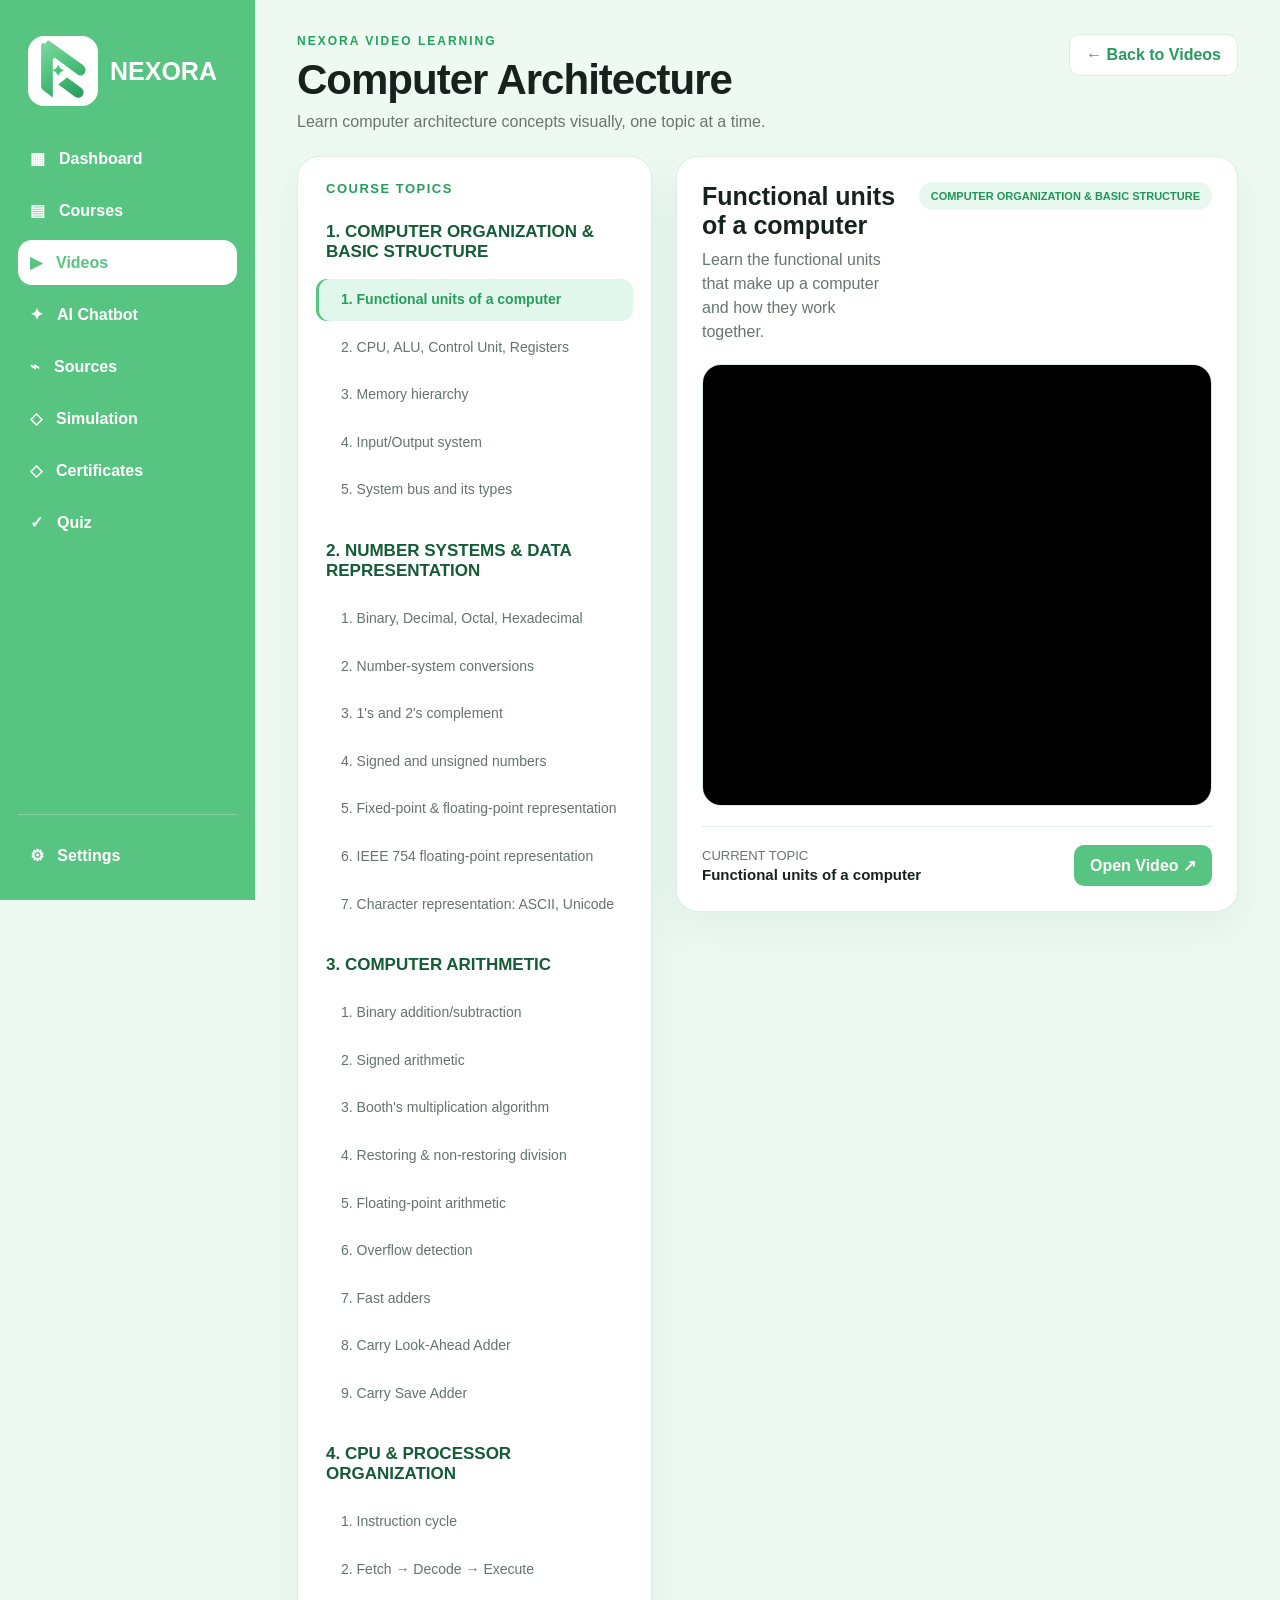
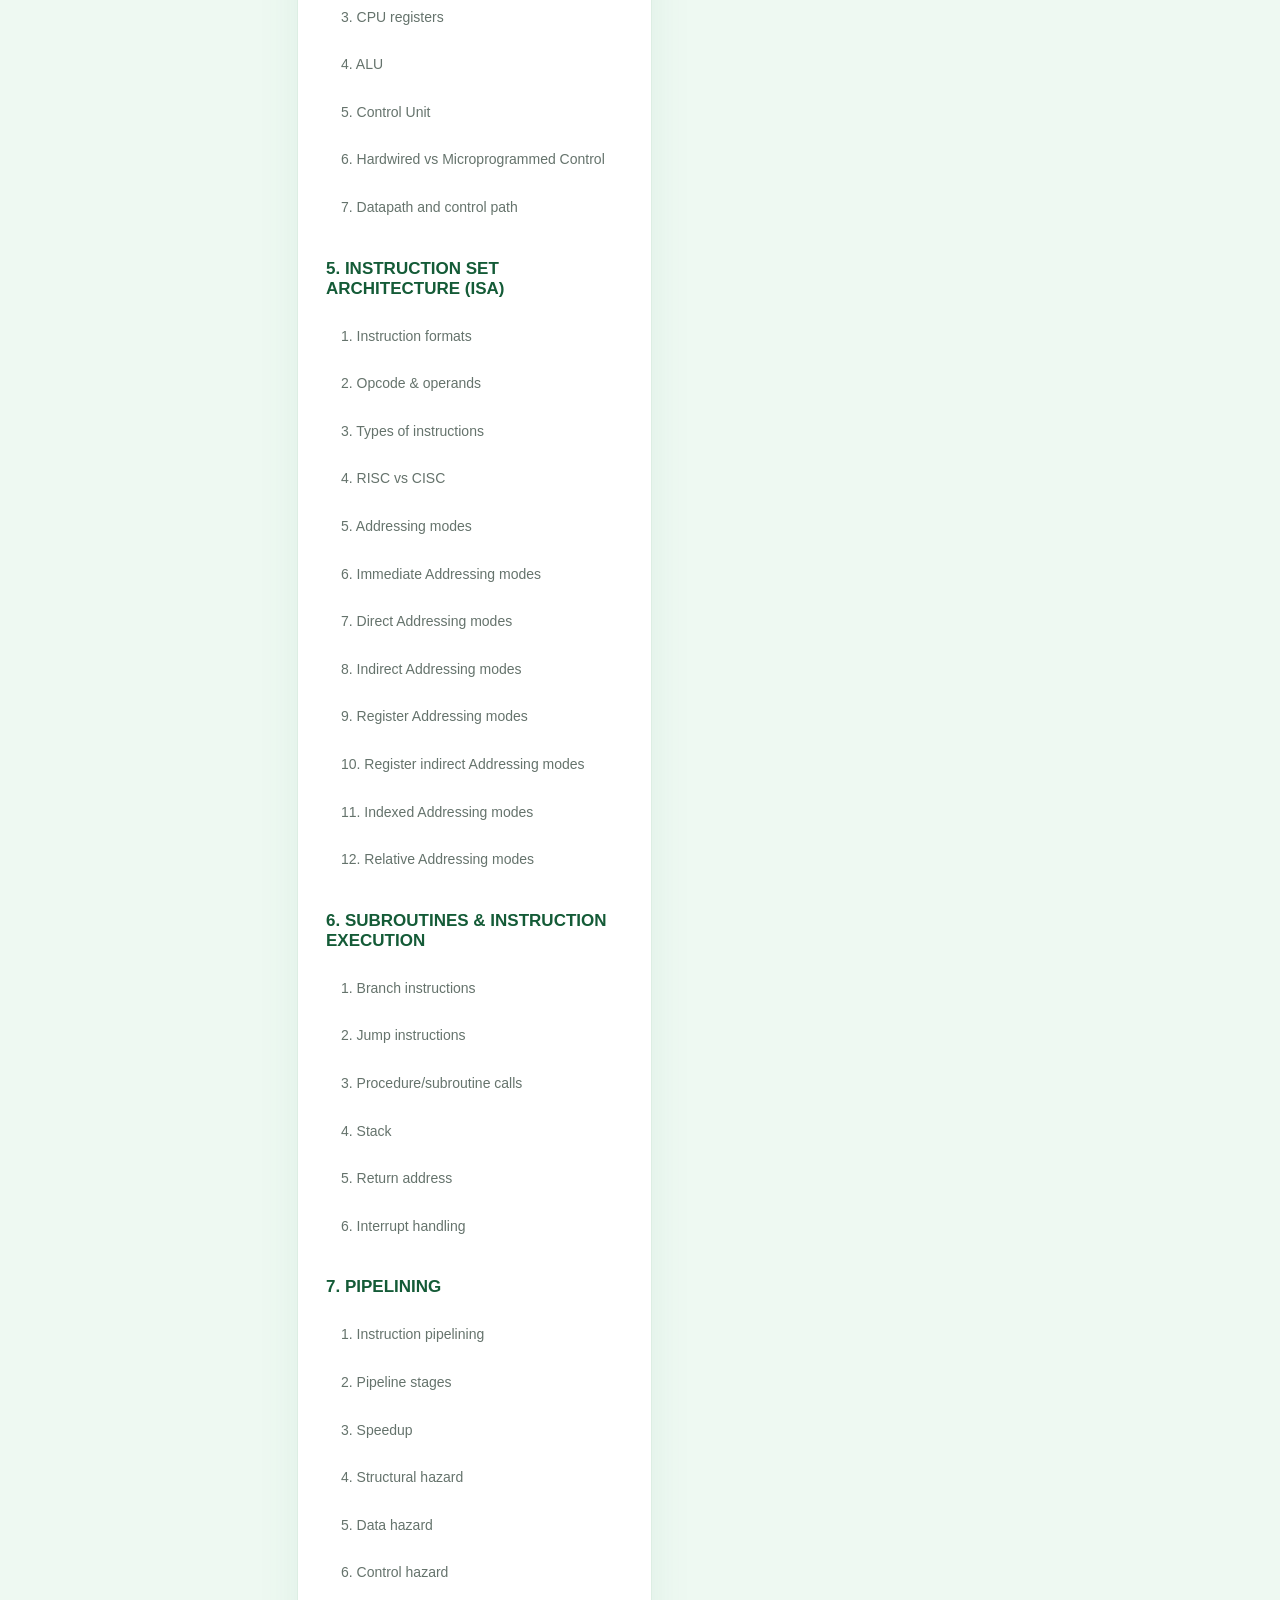
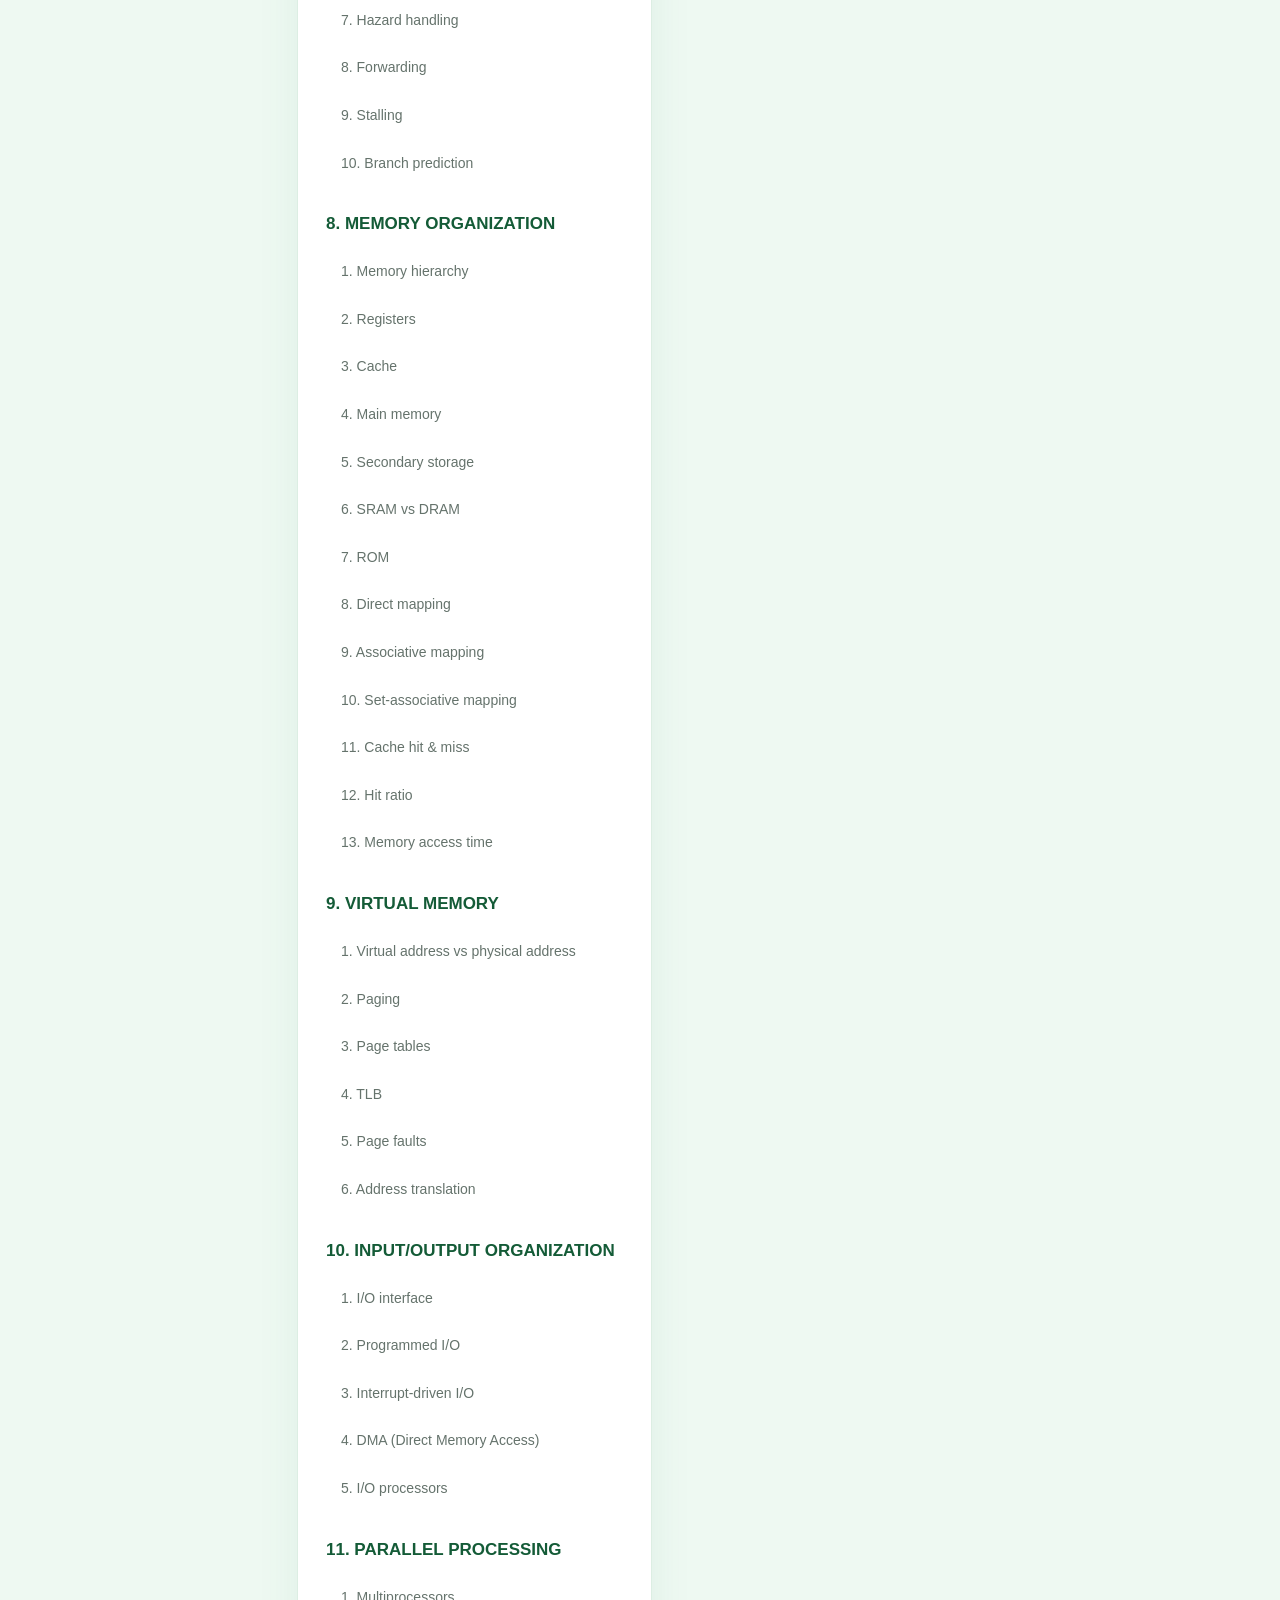
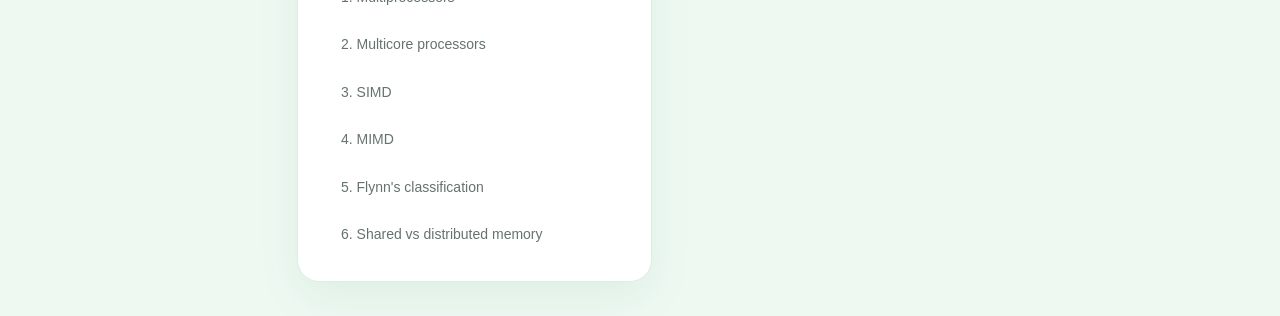
<file: templates/CA video.html>
<!DOCTYPE html>
<html lang="en">
<head>
<meta charset="UTF-8">
<meta name="viewport" content="width=device-width, initial-scale=1.0">
<title>NEXORA | Computer Architecture Videos</title>

<style>
*{box-sizing:border-box}
:root{
    --green:#58c481;
    --green-dark:#269c5d;
    --green-deep:#145b37;
    --green-light:#e2f7eb;
    --page:#eef9f2;
    --white:#fff;
    --text:#17221c;
    --muted:#68766f;
    --border:#dceee3;
}
body{
    margin:0;
    font-family:Arial,Helvetica,sans-serif;
    background:var(--page);
    color:var(--text);
}
.page{min-height:100vh;display:flex}
.sidebar{
    width:255px;
    min-width:255px;
    min-height:100vh;
    background:var(--green);
    color:#fff;
    padding:28px 18px;
    position:sticky;
    top:0;
    height:100vh;
}
.brand{
    display:flex;
    align-items:center;
    gap:12px;
    padding:8px 10px 30px;
}
.brand-mark{
    width:70px;
    height:70px;
    border-radius:16px;
    background:#fff;
    display:grid;
    place-items:center;
    overflow:hidden;
}
.nexora-logo{width:56px;height:64px;display:block}
.brand-name{font-size:25px;font-weight:800}
.sidebar-nav{display:flex;flex-direction:column;gap:7px}
.sidebar-nav a{
    color:#fff;
    text-decoration:none;
    padding:13px 12px;
    border-radius:14px;
    display:flex;
    align-items:center;
    gap:14px;
    font-weight:700;
}
.sidebar-nav a:hover{background:rgba(255,255,255,.15)}
.sidebar-nav a.active{background:#fff;color:var(--green)}
.sidebar-bottom{
    position:absolute;
    left:18px;
    right:18px;
    bottom:22px;
    border-top:1px solid rgba(255,255,255,.25);
    padding-top:18px;
}
.sidebar-bottom a{
    color:#fff;
    text-decoration:none;
    padding:13px 12px;
    border-radius:14px;
    display:flex;
    align-items:center;
    gap:14px;
    font-weight:700;
}
.sidebar-bottom a:hover{
    background:rgba(255,255,255,.15);
}

.main{flex:1;min-width:0;padding:34px 42px}
.heading{
    display:flex;
    justify-content:space-between;
    align-items:flex-start;
    gap:20px;
    margin-bottom:25px;
}
.eyebrow{
    color:#22a35c;
    font-size:12px;
    font-weight:800;
    letter-spacing:2px;
    margin-bottom:8px;
}
h1{margin:0;font-size:42px;letter-spacing:-1px}
.description{margin:9px 0 0;color:var(--muted);font-size:16px}
.back{
    text-decoration:none;
    background:#fff;
    color:var(--green-dark);
    border:1px solid var(--border);
    border-radius:11px;
    padding:11px 16px;
    font-weight:700;
}
.layout{
    display:grid;
    grid-template-columns:355px minmax(0,1fr);
    gap:24px;
    align-items:start;
}
.topics,.content{
    background:#fff;
    border:1px solid var(--border);
    border-radius:22px;
    box-shadow:0 16px 45px rgba(32,111,68,.07);
}
.topics{padding:22px 18px}
.topic-label{
    color:var(--green-dark);
    font-size:13px;
    font-weight:800;
    letter-spacing:1.5px;
    margin:2px 10px 18px;
}
.group{margin-bottom:19px}
.group:last-child{margin-bottom:0}
.group-title{
    color:var(--green-deep);
    font-size:17px;
    font-weight:800;
    padding:8px 10px;
    margin-bottom:6px;
}
.topic{
    width:100%;
    border:0;
    background:transparent;
    color:#65736c;
    text-align:left;
    padding:11px 12px 11px 25px;
    border-radius:11px;
    margin:3px 0;
    cursor:pointer;
    font-size:14px;
    line-height:1.4;
}
.topic:hover{background:#edf9f2;color:var(--green-dark)}
.topic.active{
    background:var(--green-light);
    color:var(--green-dark);
    font-weight:700;
    box-shadow:inset 3px 0 var(--green);
}
.content{padding:25px;min-height:690px}
.content-head{
    display:flex;
    justify-content:space-between;
    align-items:flex-start;
    gap:18px;
    margin-bottom:20px;
}
.content-head h2{margin:0;font-size:25px}
.content-head p{margin:8px 0 0;color:var(--muted);line-height:1.5}
.badge{
    background:#e8f8ee;
    color:#20955a;
    border-radius:999px;
    padding:8px 12px;
    font-size:11px;
    font-weight:800;
    white-space:nowrap;
}
.video-box{
    min-height:440px;
    border-radius:19px;
    border:1px solid var(--border);
    background:
        radial-gradient(circle at 25% 20%,rgba(72,190,123,.13),transparent 30%),
        radial-gradient(circle at 80% 75%,rgba(72,190,123,.10),transparent 34%),
        #f5fcf8;
    display:flex;
    align-items:center;
    justify-content:center;
    overflow:hidden;
}
.placeholder{text-align:center;padding:30px}
.play{
    width:78px;height:78px;border-radius:50%;
    background:var(--green);color:#fff;
    display:grid;place-items:center;
    margin:0 auto 20px;
    font-size:28px;
    box-shadow:0 12px 30px rgba(53,174,109,.25);
}
.placeholder h3{margin:0 0 9px;font-size:22px}
.placeholder p{margin:0 auto;max-width:500px;color:var(--muted);line-height:1.6}
.frame{display:none;width:100%;height:440px;border:0;background:#000}
.actions{
    display:flex;align-items:center;justify-content:space-between;
    gap:15px;margin-top:20px;padding-top:18px;border-top:1px solid #e3eee7
}
.current{color:var(--muted);font-size:13px}
.current strong{display:block;color:var(--text);font-size:15px;margin-top:3px}
.open{
    display:none;text-decoration:none;background:var(--green);
    color:#fff;padding:11px 16px;border-radius:10px;font-weight:700
}
@media(max-width:1050px){
    .sidebar{width:220px;min-width:220px}
    .main{padding:28px}
    .layout{grid-template-columns:310px minmax(0,1fr)}
}
@media(max-width:900px){
    .page{display:block}
    .sidebar{width:100%;min-width:0;height:auto;min-height:0;position:relative;padding:15px}
    .brand{padding-bottom:18px}
    .sidebar-nav{flex-direction:row;flex-wrap:wrap}
    .sidebar-nav a{flex:1 1 130px}
    .sidebar-bottom{display:none}
    .layout{grid-template-columns:1fr}
}
@media(max-width:600px){
    .main{padding:18px 14px}
    .heading{flex-direction:column}
    .content{padding:16px}
    .content-head{flex-direction:column}
    .video-box,.frame{min-height:300px;height:300px}
    .actions{flex-direction:column;align-items:flex-start}
}
</style>
</head>

<body>
<div class="page">

<aside class="sidebar">
    <div class="brand">
        <div class="brand-mark" aria-label="NEXORA logo">
            <svg class="nexora-logo" viewBox="0 0 220 250" xmlns="http://www.w3.org/2000/svg" aria-hidden="true">
                <defs>
                    <linearGradient id="nexora-gradient" x1="45" y1="15" x2="175" y2="235" gradientUnits="userSpaceOnUse">
                        <stop offset="0%" stop-color="#78D69A"/>
                        <stop offset="45%" stop-color="#4FC27E"/>
                        <stop offset="100%" stop-color="#269C5D"/>
                    </linearGradient>
                </defs>
                <path fill="url(#nexora-gradient)" d="M42 18 C34 12 24 16 24 27 V183 C24 192 28 198 35 203 L70 229 V82 C70 76 77 72 82 76 L166 138 C178 147 193 142 197 130 C201 118 197 108 188 101 L57 7 C51 3 45 8 42 18 Z"/>
                <path fill="url(#nexora-gradient)" d="M126 151 L181 191 C192 199 194 211 187 221 C180 231 167 233 157 226 L113 194 L91 178 Z"/>
                <path fill="url(#nexora-gradient)" d="M91 145 C96 132 101 127 114 122 C101 117 96 112 91 99 C86 112 81 117 68 122 C81 127 86 132 91 145 Z"/>
            </svg>
        </div>
        <div class="brand-name">NEXORA</div>
    </div>

    <nav class="sidebar-nav">
        <a href="/">▦ <span>Dashboard</span></a>
        <a href="/courses">▤ <span>Courses</span></a>
        <a href="/videos" class="active">▶ <span>Videos</span></a>
        <a href="/chatbot">✦ <span>AI Chatbot</span></a>
        <a href="/sources">⌁ <span>Sources</span></a>
        <a href="/simulation">◇ <span>Simulation</span></a>
        <a href="/certificate">◇ <span>Certificates</span></a>
        <a href="/quiz">✓ <span>Quiz</span></a>
    </nav>

    <div class="sidebar-bottom">
        <a href="/profile">⚙ &nbsp; Settings</a>
    </div>
</aside>

<main class="main">
    <div class="heading">
        <div>
            <div class="eyebrow">NEXORA VIDEO LEARNING</div>
            <h1>Computer Architecture</h1>
            <p class="description">Learn computer architecture concepts visually, one topic at a time.</p>
        </div>
        <a href="/videos" class="back">← Back to Videos</a>
    </div>

    <div class="layout">

        <aside class="topics">
            <div class="topic-label">COURSE TOPICS</div>

            <div class="group">
                <div class="group-title">1. COMPUTER ORGANIZATION &amp; BASIC STRUCTURE</div>
                <button class="topic active" data-topic="ca-organization-functional">1. Functional units of a computer</button>
                <button class="topic" data-topic="ca-organization-cpu">2. CPU, ALU, Control Unit, Registers</button>
                <button class="topic" data-topic="ca-organization-memory">3. Memory hierarchy</button>
                <button class="topic" data-topic="ca-organization-io">4. Input/Output system</button>
                <button class="topic" data-topic="ca-organization-bus">5. System bus and its types</button>
            </div>

            <div class="group">
                <div class="group-title">2. NUMBER SYSTEMS &amp; DATA REPRESENTATION</div>
                <button class="topic" data-topic="ca-number-binary">1. Binary, Decimal, Octal, Hexadecimal</button>
                <button class="topic" data-topic="ca-number-conversions">2. Number-system conversions</button>
                <button class="topic" data-topic="ca-number-complements">3. 1's and 2's complement</button>
                <button class="topic" data-topic="ca-number-signed">4. Signed and unsigned numbers</button>
                <button class="topic" data-topic="ca-number-fixed">5. Fixed-point &amp; floating-point representation</button>
                <button class="topic" data-topic="ca-number-ieee">6. IEEE 754 floating-point representation</button>
                <button class="topic" data-topic="ca-number-character">7. Character representation: ASCII, Unicode</button>
            </div>

            <div class="group">
                <div class="group-title">3. COMPUTER ARITHMETIC</div>
                <button class="topic" data-topic="ca-arithmetic-addsub">1. Binary addition/subtraction</button>
                <button class="topic" data-topic="ca-arithmetic-signed">2. Signed arithmetic</button>
                <button class="topic" data-topic="ca-arithmetic-booth">3. Booth's multiplication algorithm</button>
                <button class="topic" data-topic="ca-arithmetic-division">4. Restoring &amp; non-restoring division</button>
                <button class="topic" data-topic="ca-arithmetic-floating">5. Floating-point arithmetic</button>
                <button class="topic" data-topic="ca-arithmetic-overflow">6. Overflow detection</button>
                <button class="topic" data-topic="ca-arithmetic-fast">7. Fast adders</button>
                <button class="topic" data-topic="ca-arithmetic-cla">8. Carry Look-Ahead Adder</button>
                <button class="topic" data-topic="ca-arithmetic-csa">9. Carry Save Adder</button>
            </div>

            <div class="group">
                <div class="group-title">4. CPU &amp; PROCESSOR ORGANIZATION</div>
                <button class="topic" data-topic="ca-cpu-cycle">1. Instruction cycle</button>
                <button class="topic" data-topic="ca-cpu-fetch">2. Fetch → Decode → Execute</button>
                <button class="topic" data-topic="ca-cpu-registers">3. CPU registers</button>
                <button class="topic" data-topic="ca-cpu-alu">4. ALU</button>
                <button class="topic" data-topic="ca-cpu-control">5. Control Unit</button>
                <button class="topic" data-topic="ca-cpu-hardwired">6. Hardwired vs Microprogrammed Control</button>
                <button class="topic" data-topic="ca-cpu-datapath">7. Datapath and control path</button>
            </div>

            <div class="group">
                <div class="group-title">5. INSTRUCTION SET ARCHITECTURE (ISA)</div>
                <button class="topic" data-topic="ca-isa-format">1. Instruction formats</button>
                <button class="topic" data-topic="ca-isa-opcode">2. Opcode &amp; operands</button>
                <button class="topic" data-topic="ca-isa-types">3. Types of instructions</button>
                <button class="topic" data-topic="ca-isa-risc">4. RISC vs CISC</button>
                <button class="topic" data-topic="ca-isa-addressing">5. Addressing modes</button>
                <button class="topic" data-topic="ca-isa-immediate">6. Immediate Addressing modes</button>
                <button class="topic" data-topic="ca-isa-direct">7. Direct Addressing modes</button>
                <button class="topic" data-topic="ca-isa-indirect">8. Indirect Addressing modes</button>
                <button class="topic" data-topic="ca-isa-register">9. Register Addressing modes</button>
                <button class="topic" data-topic="ca-isa-register-indirect">10. Register indirect Addressing modes</button>
                <button class="topic" data-topic="ca-isa-indexed">11. Indexed Addressing modes</button>
                <button class="topic" data-topic="ca-isa-relative">12. Relative Addressing modes</button>
            </div>

            <div class="group">
                <div class="group-title">6. SUBROUTINES &amp; INSTRUCTION EXECUTION</div>
                <button class="topic" data-topic="ca-subroutine-branch">1. Branch instructions</button>
                <button class="topic" data-topic="ca-subroutine-jump">2. Jump instructions</button>
                <button class="topic" data-topic="ca-subroutine-procedure">3. Procedure/subroutine calls</button>
                <button class="topic" data-topic="ca-subroutine-stack">4. Stack</button>
                <button class="topic" data-topic="ca-subroutine-return">5. Return address</button>
                <button class="topic" data-topic="ca-subroutine-interrupt">6. Interrupt handling</button>
            </div>

            <div class="group">
                <div class="group-title">7. PIPELINING</div>
                <button class="topic" data-topic="ca-pipeline-intro">1. Instruction pipelining</button>
                <button class="topic" data-topic="ca-pipeline-stages">2. Pipeline stages</button>
                <button class="topic" data-topic="ca-pipeline-speedup">3. Speedup</button>
                <button class="topic" data-topic="ca-pipeline-structural">4. Structural hazard</button>
                <button class="topic" data-topic="ca-pipeline-data">5. Data hazard</button>
                <button class="topic" data-topic="ca-pipeline-control">6. Control hazard</button>
                <button class="topic" data-topic="ca-pipeline-handling">7. Hazard handling</button>
                <button class="topic" data-topic="ca-pipeline-forwarding">8. Forwarding</button>
                <button class="topic" data-topic="ca-pipeline-stalling">9. Stalling</button>
                <button class="topic" data-topic="ca-pipeline-branch">10. Branch prediction</button>
            </div>

            <div class="group">
                <div class="group-title">8. MEMORY ORGANIZATION</div>
                <button class="topic" data-topic="ca-memory-hierarchy">1. Memory hierarchy</button>
                <button class="topic" data-topic="ca-memory-registers">2. Registers</button>
                <button class="topic" data-topic="ca-memory-cache">3. Cache</button>
                <button class="topic" data-topic="ca-memory-main">4. Main memory</button>
                <button class="topic" data-topic="ca-memory-secondary">5. Secondary storage</button>
                <button class="topic" data-topic="ca-memory-sram-dram">6. SRAM vs DRAM</button>
                <button class="topic" data-topic="ca-memory-rom">7. ROM</button>
                <button class="topic" data-topic="ca-memory-direct">8. Direct mapping</button>
                <button class="topic" data-topic="ca-memory-associative">9. Associative mapping</button>
                <button class="topic" data-topic="ca-memory-set-associative">10. Set-associative mapping</button>
                <button class="topic" data-topic="ca-memory-hit-miss">11. Cache hit &amp; miss</button>
                <button class="topic" data-topic="ca-memory-hit-ratio">12. Hit ratio</button>
                <button class="topic" data-topic="ca-memory-access-time">13. Memory access time</button>
            </div>

            <div class="group">
                <div class="group-title">9. VIRTUAL MEMORY</div>
                <button class="topic" data-topic="ca-virtual-address">1. Virtual address vs physical address</button>
                <button class="topic" data-topic="ca-virtual-paging">2. Paging</button>
                <button class="topic" data-topic="ca-virtual-page-tables">3. Page tables</button>
                <button class="topic" data-topic="ca-virtual-tlb">4. TLB</button>
                <button class="topic" data-topic="ca-virtual-page-faults">5. Page faults</button>
                <button class="topic" data-topic="ca-virtual-translation">6. Address translation</button>
            </div>

            <div class="group">
                <div class="group-title">10. INPUT/OUTPUT ORGANIZATION</div>
                <button class="topic" data-topic="ca-io-interface">1. I/O interface</button>
                <button class="topic" data-topic="ca-io-programmed">2. Programmed I/O</button>
                <button class="topic" data-topic="ca-io-interrupt">3. Interrupt-driven I/O</button>
                <button class="topic" data-topic="ca-io-dma">4. DMA (Direct Memory Access)</button>
                <button class="topic" data-topic="ca-io-processors">5. I/O processors</button>
            </div>

            <div class="group">
                <div class="group-title">11. PARALLEL PROCESSING</div>
                <button class="topic" data-topic="ca-parallel-multiprocessors">1. Multiprocessors</button>
                <button class="topic" data-topic="ca-parallel-multicore">2. Multicore processors</button>
                <button class="topic" data-topic="ca-parallel-simd">3. SIMD</button>
                <button class="topic" data-topic="ca-parallel-mimd">4. MIMD</button>
                <button class="topic" data-topic="ca-parallel-flynn">5. Flynn's classification</button>
                <button class="topic" data-topic="ca-parallel-memory">6. Shared vs distributed memory</button>
            </div>
        </aside>

        <section class="content">
            <div class="content-head">
                <div>
                    <h2 id="title">Functional units of a computer</h2>
                    <p id="description">Learn the functional units that make up a computer and how they work together.</p>
                </div>
                <span class="badge" id="badge">COMPUTER ORGANIZATION</span>
            </div>

            <div class="video-box">
                <div class="placeholder" id="placeholder">
                    <div class="play">▶</div>
                    <h3>Video Coming Soon</h3>
                    <p id="placeholderText">The video for this topic will be uploaded later. Add its URL in the VIDEO_URLS section in this file.</p>
                </div>
                <iframe id="frame" class="frame" title="NEXORA Data Structures Video" allow="accelerometer; autoplay; clipboard-write; encrypted-media; gyroscope; picture-in-picture" allowfullscreen></iframe>
            </div>

            <div class="actions">
                <div class="current">CURRENT TOPIC<strong id="current">Functional units of a computer</strong></div>
                <a id="open" class="open" href="#" target="_blank" rel="noopener noreferrer">Open Video ↗</a>
            </div>
        </section>
    </div>
</main>
</div>

<script>
/*
============================================================
VIDEO URLS

Add your videos later by replacing "" with the URL.

For YouTube use:
https://www.youtube.com/embed/VIDEO_ID

Example:
"sll-intro": "https://www.youtube.com/embed/VIDEO_ID",

Only change the URLs below.
============================================================
*/
const VIDEO_URLS = {
    "ca-organization-functional": "https://www.youtube.com/embed/2_tQuIgw5zc",
    "ca-organization-cpu": "https://www.youtube.com/embed/AH2JcdoR6lQ",
    "ca-organization-memory": "https://www.youtube.com/embed/lQcU4WwVALI",
    "ca-organization-io": "https://www.youtube.com/embed/F18RiREDkwE",
    "ca-organization-bus": "https://www.youtube.com/embed/IFVs-5LA13c",
    "ca-number-binary": "https://www.youtube.com/embed/FFDMzbrEXaE",
    "ca-number-conversions": "https://www.youtube.com/embed/E-Sg2YsvZds",
    "ca-number-complements": "https://www.youtube.com/embed/S_fPMrrIA30",
    "ca-number-signed": "https://www.youtube.com/embed/1k71RxUtgUY",
    "ca-number-fixed": "https://www.youtube.com/embed/zVM8NKXsboA",
    "ca-number-ieee": "https://www.youtube.com/embed/e_J9lXnU_vs",
    "ca-number-character": "https://www.youtube.com/embed/DntKZ9xJ1sM",
    "ca-arithmetic-addsub": "https://www.youtube.com/embed/AE-27BSbkJ4",
    "ca-arithmetic-signed": "https://www.youtube.com/embed/zMX2WERv74k",
    "ca-arithmetic-booth": "https://www.youtube.com/embed/meSn0UXmgac",
    "ca-arithmetic-division": "https://www.youtube.com/embed/6ToR6vuRb3M",
    "ca-arithmetic-floating": "https://www.youtube.com/embed/w7NQTb1FTDU",
    "ca-arithmetic-overflow": "https://www.youtube.com/embed/7towQUO9aZI",
    "ca-arithmetic-fast": "https://www.youtube.com/embed/CEeQ2xJXNuE",
    "ca-arithmetic-cla": "https://www.youtube.com/embed/6Z1WikEWxH0",
    "ca-arithmetic-csa": "https://www.youtube.com/embed/8vOfmNuXx1Y",
    "ca-cpu-cycle": "https://www.youtube.com/embed/cO-H3tDqvXM",
    "ca-cpu-fetch": "https://www.youtube.com/embed/jFDMZpkUWCw",
    "ca-cpu-registers": "https://www.youtube.com/embed/AVq8VGSawcY",
    "ca-cpu-alu": "https://www.youtube.com/embed/y9EA-XBbRgg",
    "ca-cpu-control": "https://www.youtube.com/embed/-Qs5Ypwnb9c",
    "ca-cpu-hardwired": "https://www.youtube.com/embed/l1vBkZWyELk",
    "ca-cpu-datapath": "https://www.youtube.com/embed/cIDoJtYdDVA",
    "ca-isa-format": "https://www.youtube.com/embed/BrBZHteA3-0",
    "ca-isa-opcode": "https://www.youtube.com/embed/E2teRS7a2uU",
    "ca-isa-opcode": "https://www.youtube.com/embed/E2teRS7a2uU",
    "ca-isa-opcode": "https://www.youtube.com/embed/E2teRS7a2uU",
    "ca-isa-types": "https://www.youtube.com/embed/fXjJjd1kXJQ",
    "ca-isa-risc": "https://www.youtube.com/embed/iGVCcfUE2j8",
    "ca-isa-addressing": "https://www.youtube.com/embed/bM2PyN-EIS0",
    "ca-isa-immediate": "https://www.youtube.com/embed/DyPMXAQCYqA",
    "ca-isa-direct": "https://www.youtube.com/embed/M2JPEq_-Zk4",
    "ca-isa-indirect": "https://www.youtube.com/embed/bk2irUT9AXg",
    "ca-isa-register": "https://www.youtube.com/embed/10fGuoKgPPQ",
    "ca-isa-register-indirect": "https://www.youtube.com/embed/PTt40pvsbkA",
    "ca-isa-indexed": "https://www.youtube.com/embed/hajioR112DQ",
    "ca-isa-relative": "https://www.youtube.com/embed/nhbk6h56Omk",
    "ca-subroutine-branch": "https://www.youtube.com/embed/JgLDBhyDqms",
    "ca-subroutine-jump": "https://www.youtube.com/embed/2h7n0f0Xr38",
    "ca-subroutine-procedure": "https://www.youtube.com/embed/t-hYA1zvcbE",
    "ca-subroutine-stack": "https://www.youtube.com/embed/C-3ocd1MkUE",
    "ca-subroutine-return": "https://www.youtube.com/embed/EV0rFOJ5EGs",
    "ca-subroutine-interrupt": "https://www.youtube.com/embed/UnLww6bH6C4",
    "ca-pipeline-intro": "https://www.youtube.com/embed/YhGv5AOcz1s",
    "ca-pipeline-stages": "https://www.youtube.com/embed/cxK0pssoM58",
    "ca-pipeline-speedup": "https://www.youtube.com/embed/PBadU2XBGU0",
    "ca-pipeline-structural": "https://www.youtube.com/embed/zb0rXrXaqEQ",
    "ca-pipeline-data": "https://www.youtube.com/embed/0MB4B4zqAGw",
    "ca-pipeline-control": "https://www.youtube.com/embed/NqdbTXCZcPM",
    "ca-pipeline-handling": "https://www.youtube.com/embed/uk4uQ-CSrg4",
    "ca-pipeline-forwarding": "https://www.youtube.com/embed/4LS81fh-awY",
    "ca-pipeline-stalling": "https://www.youtube.com/embed/A-tPcXACJRI",
    "ca-pipeline-branch": "https://www.youtube.com/embed/-QQE2CO_jHU",
    "ca-memory-hierarchy": "https://www.youtube.com/embed/HgGlsXU3Oxo",
    "ca-memory-registers": "https://www.youtube.com/embed/g854EMx9kTA",
    "ca-memory-cache": "https://www.youtube.com/embed/CxXwHpPOT0o",
    "ca-memory-main": "https://www.youtube.com/embed/mME-q1B2AXc",
    "ca-memory-secondary": "https://www.youtube.com/embed/I1Gz2jlBg-s",
    "ca-memory-sram-dram": "https://www.youtube.com/embed/r787m_IaR1I",
    "ca-memory-rom": "https://www.youtube.com/embed/1GREaNW21XM",
    "ca-memory-direct": "https://www.youtube.com/embed/_2AZ8ZLLxlE",
    "ca-memory-associative": "https://www.youtube.com/embed/uwnsMaH-iV0",
    "ca-memory-set-associative": "https://www.youtube.com/embed/KhAh6thw_TI",
    "ca-memory-hit-miss": "https://www.youtube.com/embed/bPvW4uAYj_A",
    "ca-memory-hit-ratio": "https://www.youtube.com/embed/mrwso_Gg-tE",
    "ca-memory-access-time": "https://www.youtube.com/embed/zEqQPfP9lto",
    "ca-virtual-address": "https://www.youtube.com/embed/CuCBbW2FcPc",
    "ca-virtual-paging": "https://www.youtube.com/embed/kt4LkPFt8Zg",
    "ca-virtual-page-tables": "https://www.youtube.com/embed/exo5jbWnV7Q",
    "ca-virtual-tlb": "https://www.youtube.com/embed/3yxVPxgHCNU",
    "ca-virtual-page-faults": "https://www.youtube.com/embed/lgmws9oraXE",
    "ca-virtual-translation": "https://www.youtube.com/embed/sUB84uig28A",
    "ca-io-interface": "https://www.youtube.com/embed/3ljdEJ9by9w",
    "ca-io-programmed": "https://www.youtube.com/embed/6mq25yWOSxI",
    "ca-io-interrupt": "https://www.youtube.com/embed/95x-i39niP4",
    "ca-io-dma": "https://www.youtube.com/embed/oj8Vt9RsTvc",
    "ca-io-processors": "https://www.youtube.com/embed/WOUBrgx3gQU",
    "ca-parallel-multiprocessors": "https://www.youtube.com/embed/Sw73rXj-qU8",
    "ca-parallel-multiprocessors": "https://www.youtube.com/embed/Sw73rXj-qU8",
    "ca-parallel-multicore": "https://www.youtube.com/embed/Erk0TOyMsA8",
    "ca-parallel-simd": "https://www.youtube.com/embed/hOansyflT_Y",
    "ca-parallel-mimd": "https://www.youtube.com/embed/X_wPVFB8ikU",
    "ca-parallel-flynn": "https://www.youtube.com/embed/kV_cLUT1mng",
    "ca-parallel-memory": "https://www.youtube.com/embed/EamIfcQIgJk"
};

const VIDEO_DATA = {
    "ca-organization-functional": ["Functional units of a computer","Learn the functional units that make up a computer and how they work together.","COMPUTER ORGANIZATION & BASIC STRUCTURE"],
    "ca-organization-cpu": ["CPU, ALU, Control Unit, Registers","Learn the main CPU components and the role of the ALU, Control Unit, and registers.","COMPUTER ORGANIZATION & BASIC STRUCTURE"],
    "ca-organization-memory": ["Memory hierarchy","Understand the levels of memory and their relationship to speed, capacity, and cost.","COMPUTER ORGANIZATION & BASIC STRUCTURE"],
    "ca-organization-io": ["Input/Output system","Understand how a computer communicates with external input and output devices.","COMPUTER ORGANIZATION & BASIC STRUCTURE"],
    "ca-organization-bus": ["System bus and its types","Learn how system buses connect major computer components and the main bus types.","COMPUTER ORGANIZATION & BASIC STRUCTURE"],
    "ca-number-binary": ["Binary, Decimal, Octal, Hexadecimal","Learn the common number systems used in computer architecture.","NUMBER SYSTEMS & DATA REPRESENTATION"],
    "ca-number-conversions": ["Number-system conversions","Learn how to convert values between binary, decimal, octal, and hexadecimal.","NUMBER SYSTEMS & DATA REPRESENTATION"],
    "ca-number-complements": ["1's and 2's complement","Learn 1's and 2's complement representations and their uses in binary arithmetic.","NUMBER SYSTEMS & DATA REPRESENTATION"],
    "ca-number-signed": ["Signed and unsigned numbers","Understand how signed and unsigned binary values are represented.","NUMBER SYSTEMS & DATA REPRESENTATION"],
    "ca-number-fixed": ["Fixed-point & floating-point representation","Compare fixed-point and floating-point number representation.","NUMBER SYSTEMS & DATA REPRESENTATION"],
    "ca-number-ieee": ["IEEE 754 floating-point representation","Learn the IEEE 754 representation of floating-point numbers.","NUMBER SYSTEMS & DATA REPRESENTATION"],
    "ca-number-character": ["Character representation: ASCII, Unicode","Understand how characters are represented using ASCII and Unicode.","NUMBER SYSTEMS & DATA REPRESENTATION"],
    "ca-arithmetic-addsub": ["Binary addition/subtraction","Learn binary addition and subtraction methods used in computer arithmetic.","COMPUTER ARITHMETIC"],
    "ca-arithmetic-signed": ["Signed arithmetic","Learn arithmetic operations involving signed binary numbers.","COMPUTER ARITHMETIC"],
    "ca-arithmetic-booth": ["Booth's multiplication algorithm","Learn Booth's algorithm for efficient signed binary multiplication.","COMPUTER ARITHMETIC"],
    "ca-arithmetic-division": ["Restoring & non-restoring division","Learn restoring and non-restoring binary division algorithms.","COMPUTER ARITHMETIC"],
    "ca-arithmetic-floating": ["Floating-point arithmetic","Learn the basic operations performed on floating-point numbers.","COMPUTER ARITHMETIC"],
    "ca-arithmetic-overflow": ["Overflow detection","Learn how overflow is detected during computer arithmetic operations.","COMPUTER ARITHMETIC"],
    "ca-arithmetic-fast": ["Fast adders","Understand fast adder designs used to improve binary addition speed.","COMPUTER ARITHMETIC"],
    "ca-arithmetic-cla": ["Carry Look-Ahead Adder","Learn how a Carry Look-Ahead Adder reduces carry propagation delay.","COMPUTER ARITHMETIC"],
    "ca-arithmetic-csa": ["Carry Save Adder","Learn how Carry Save Adders speed up multi-operand addition.","COMPUTER ARITHMETIC"],
    "ca-cpu-cycle": ["Instruction cycle","Learn the stages an instruction passes through during execution.","CPU & PROCESSOR ORGANIZATION"],
    "ca-cpu-fetch": ["Fetch → Decode → Execute","Understand the fetch, decode, and execute sequence of instruction processing.","CPU & PROCESSOR ORGANIZATION"],
    "ca-cpu-registers": ["CPU registers","Learn the purpose of registers used by the processor.","CPU & PROCESSOR ORGANIZATION"],
    "ca-cpu-alu": ["ALU","Learn how the Arithmetic Logic Unit performs arithmetic and logical operations.","CPU & PROCESSOR ORGANIZATION"],
    "ca-cpu-control": ["Control Unit","Understand how the Control Unit coordinates instruction execution.","CPU & PROCESSOR ORGANIZATION"],
    "ca-cpu-hardwired": ["Hardwired vs Microprogrammed Control","Compare hardwired and microprogrammed control-unit designs.","CPU & PROCESSOR ORGANIZATION"],
    "ca-cpu-datapath": ["Datapath and control path","Understand the datapath and control path within a processor.","CPU & PROCESSOR ORGANIZATION"],
    "ca-isa-format": ["Instruction formats","Learn how instructions are structured inside an instruction set architecture.","INSTRUCTION SET ARCHITECTURE (ISA)"],
    "ca-isa-opcode": ["Opcode & operands","Understand opcodes and operands and their roles in instructions.","INSTRUCTION SET ARCHITECTURE (ISA)"],
    "ca-isa-types": ["Types of instructions","Explore common categories of processor instructions.","INSTRUCTION SET ARCHITECTURE (ISA)"],
    "ca-isa-risc": ["RISC vs CISC","Compare Reduced Instruction Set Computer and Complex Instruction Set Computer approaches.","INSTRUCTION SET ARCHITECTURE (ISA)"],
    "ca-isa-addressing": ["Addressing modes","Understand how instructions specify the location of their operands.","INSTRUCTION SET ARCHITECTURE (ISA)"],
    "ca-isa-immediate": ["Immediate","Learn immediate addressing, where the operand value is contained in the instruction.","INSTRUCTION SET ARCHITECTURE (ISA)"],
    "ca-isa-direct": ["Direct","Learn direct addressing, where the instruction contains the memory address of the operand.","INSTRUCTION SET ARCHITECTURE (ISA)"],
    "ca-isa-indirect": ["Indirect","Learn indirect addressing, where an address refers to the location of the operand address.","INSTRUCTION SET ARCHITECTURE (ISA)"],
    "ca-isa-register": ["Register","Learn register addressing, where an operand is stored in a CPU register.","INSTRUCTION SET ARCHITECTURE (ISA)"],
    "ca-isa-register-indirect": ["Register indirect","Learn register-indirect addressing using a register that holds a memory address.","INSTRUCTION SET ARCHITECTURE (ISA)"],
    "ca-isa-indexed": ["Indexed","Learn indexed addressing using an index value with an address.","INSTRUCTION SET ARCHITECTURE (ISA)"],
    "ca-isa-relative": ["Relative","Learn relative addressing using an offset relative to a reference address.","INSTRUCTION SET ARCHITECTURE (ISA)"],
    "ca-subroutine-branch": ["Branch instructions","Learn how branch instructions change the normal sequence of execution.","SUBROUTINES & INSTRUCTION EXECUTION"],
    "ca-subroutine-jump": ["Jump instructions","Learn how jump instructions transfer control to another instruction address.","SUBROUTINES & INSTRUCTION EXECUTION"],
    "ca-subroutine-procedure": ["Procedure/subroutine calls","Understand how procedure and subroutine calls are performed.","SUBROUTINES & INSTRUCTION EXECUTION"],
    "ca-subroutine-stack": ["Stack","Learn how the stack supports calls, returns, and temporary data.","SUBROUTINES & INSTRUCTION EXECUTION"],
    "ca-subroutine-return": ["Return address","Understand how the processor stores and uses a return address.","SUBROUTINES & INSTRUCTION EXECUTION"],
    "ca-subroutine-interrupt": ["Interrupt handling","Learn how the processor responds to and services interrupts.","SUBROUTINES & INSTRUCTION EXECUTION"],
    "ca-pipeline-intro": ["Instruction pipelining","Learn how instruction pipelining improves processor throughput.","PIPELINING"],
    "ca-pipeline-stages": ["Pipeline stages","Understand the stages used to divide instruction processing.","PIPELINING"],
    "ca-pipeline-speedup": ["Speedup","Learn how pipeline speedup is calculated and interpreted.","PIPELINING"],
    "ca-pipeline-structural": ["Structural hazard","Understand structural hazards caused by resource conflicts in a pipeline.","PIPELINING"],
    "ca-pipeline-data": ["Data hazard","Understand data hazards caused by dependencies between instructions.","PIPELINING"],
    "ca-pipeline-control": ["Control hazard","Understand control hazards caused by branches and changes in instruction flow.","PIPELINING"],
    "ca-pipeline-handling": ["Hazard handling","Learn techniques used to detect and handle pipeline hazards.","PIPELINING"],
    "ca-pipeline-forwarding": ["Forwarding","Learn how forwarding reduces delays caused by data dependencies.","PIPELINING"],
    "ca-pipeline-stalling": ["Stalling","Learn how stalling inserts delays to safely handle pipeline dependencies.","PIPELINING"],
    "ca-pipeline-branch": ["Branch prediction","Learn how branch prediction reduces control-hazard penalties.","PIPELINING"],
    "ca-memory-hierarchy": ["Memory hierarchy","Understand the levels of the memory hierarchy and their characteristics.","MEMORY ORGANIZATION"],
    "ca-memory-registers": ["Registers","Learn the fastest storage elements directly used by the CPU.","MEMORY ORGANIZATION"],
    "ca-memory-cache": ["Cache","Understand cache memory and its role in reducing memory access time.","MEMORY ORGANIZATION"],
    "ca-memory-main": ["Main memory","Learn the role of main memory in storing active programs and data.","MEMORY ORGANIZATION"],
    "ca-memory-secondary": ["Secondary storage","Understand secondary storage and its role in long-term data storage.","MEMORY ORGANIZATION"],
    "ca-memory-sram-dram": ["SRAM vs DRAM","Compare SRAM and DRAM technologies and their typical uses.","MEMORY ORGANIZATION"],
    "ca-memory-rom": ["ROM","Learn the purpose and characteristics of read-only memory.","MEMORY ORGANIZATION"],
    "ca-memory-direct": ["Direct mapping","Learn direct cache mapping and how memory blocks are placed in cache.","MEMORY ORGANIZATION"],
    "ca-memory-associative": ["Associative mapping","Learn fully associative cache mapping.","MEMORY ORGANIZATION"],
    "ca-memory-set-associative": ["Set-associative mapping","Learn set-associative cache organization.","MEMORY ORGANIZATION"],
    "ca-memory-hit-miss": ["Cache hit & miss","Understand cache hits, cache misses, and their effect on performance.","MEMORY ORGANIZATION"],
    "ca-memory-hit-ratio": ["Hit ratio","Learn how cache hit ratio is calculated and interpreted.","MEMORY ORGANIZATION"],
    "ca-memory-access-time": ["Memory access time","Understand memory access time and the factors that affect it.","MEMORY ORGANIZATION"],
    "ca-virtual-address": ["Virtual address vs physical address","Understand the difference between virtual and physical addresses.","VIRTUAL MEMORY"],
    "ca-virtual-paging": ["Paging","Learn how paging divides virtual memory into pages and physical memory into frames.","VIRTUAL MEMORY"],
    "ca-virtual-page-tables": ["Page tables","Understand how page tables map virtual pages to physical frames.","VIRTUAL MEMORY"],
    "ca-virtual-tlb": ["TLB","Learn how a Translation Lookaside Buffer speeds up address translation.","VIRTUAL MEMORY"],
    "ca-virtual-page-faults": ["Page faults","Understand what happens when a required page is not in physical memory.","VIRTUAL MEMORY"],
    "ca-virtual-translation": ["Address translation","Learn how virtual addresses are translated into physical addresses.","VIRTUAL MEMORY"],
    "ca-io-interface": ["I/O interface","Understand the interface between the CPU/system and I/O devices.","INPUT/OUTPUT ORGANIZATION"],
    "ca-io-programmed": ["Programmed I/O","Learn how the CPU controls I/O through programmed I/O.","INPUT/OUTPUT ORGANIZATION"],
    "ca-io-interrupt": ["Interrupt-driven I/O","Learn how interrupts allow devices to request CPU attention.","INPUT/OUTPUT ORGANIZATION"],
    "ca-io-dma": ["DMA (Direct Memory Access)","Understand how DMA transfers data between I/O devices and memory with minimal CPU involvement.","INPUT/OUTPUT ORGANIZATION"],
    "ca-io-processors": ["I/O processors","Learn the role of dedicated I/O processors in managing input/output operations.","INPUT/OUTPUT ORGANIZATION"],
    "ca-parallel-multiprocessors": ["Multiprocessors","Understand systems that use multiple processors to perform computation.","PARALLEL PROCESSING"],
    "ca-parallel-multicore": ["Multicore processors","Learn how multiple processing cores are integrated into a single processor.","PARALLEL PROCESSING"],
    "ca-parallel-simd": ["SIMD","Learn Single Instruction, Multiple Data parallel processing.","PARALLEL PROCESSING"],
    "ca-parallel-mimd": ["MIMD","Learn Multiple Instruction, Multiple Data parallel processing.","PARALLEL PROCESSING"],
    "ca-parallel-flynn": ["Flynn's classification","Learn Flynn's classification of computer architectures.","PARALLEL PROCESSING"],
    "ca-parallel-memory": ["Shared vs distributed memory","Compare shared-memory and distributed-memory parallel systems.","PARALLEL PROCESSING"]
};
const buttons = document.querySelectorAll(".topic");
const title = document.getElementById("title");
const description = document.getElementById("description");
const badge = document.getElementById("badge");
const current = document.getElementById("current");
const placeholder = document.getElementById("placeholder");
const placeholderText = document.getElementById("placeholderText");
const frame = document.getElementById("frame");
const open = document.getElementById("open");

function loadTopic(id) {
    const data = VIDEO_DATA[id];
    if (!data) return;

    const url = (VIDEO_URLS[id] || "").trim();

    title.textContent = data[0];
    description.textContent = data[1];
    badge.textContent = data[2];
    current.textContent = data[0];

    buttons.forEach(button => {
        button.classList.toggle("active", button.dataset.topic === id);
    });

    if (!url) {
        placeholder.style.display = "block";
        frame.style.display = "none";
        frame.src = "";
        open.style.display = "none";
        open.removeAttribute("href");
        placeholderText.textContent =
            "The video for this topic will be uploaded later. Add its URL in the VIDEO_URLS section in this file.";
        return;
    }

    placeholder.style.display = "none";
    frame.style.display = "block";
    frame.src = url;
    open.style.display = "inline-block";
    open.href = url;
}

buttons.forEach(button => {
    button.addEventListener("click", () => loadTopic(button.dataset.topic));
});

loadTopic("ca-organization-functional");
</script>
</body>
</html>
</file>
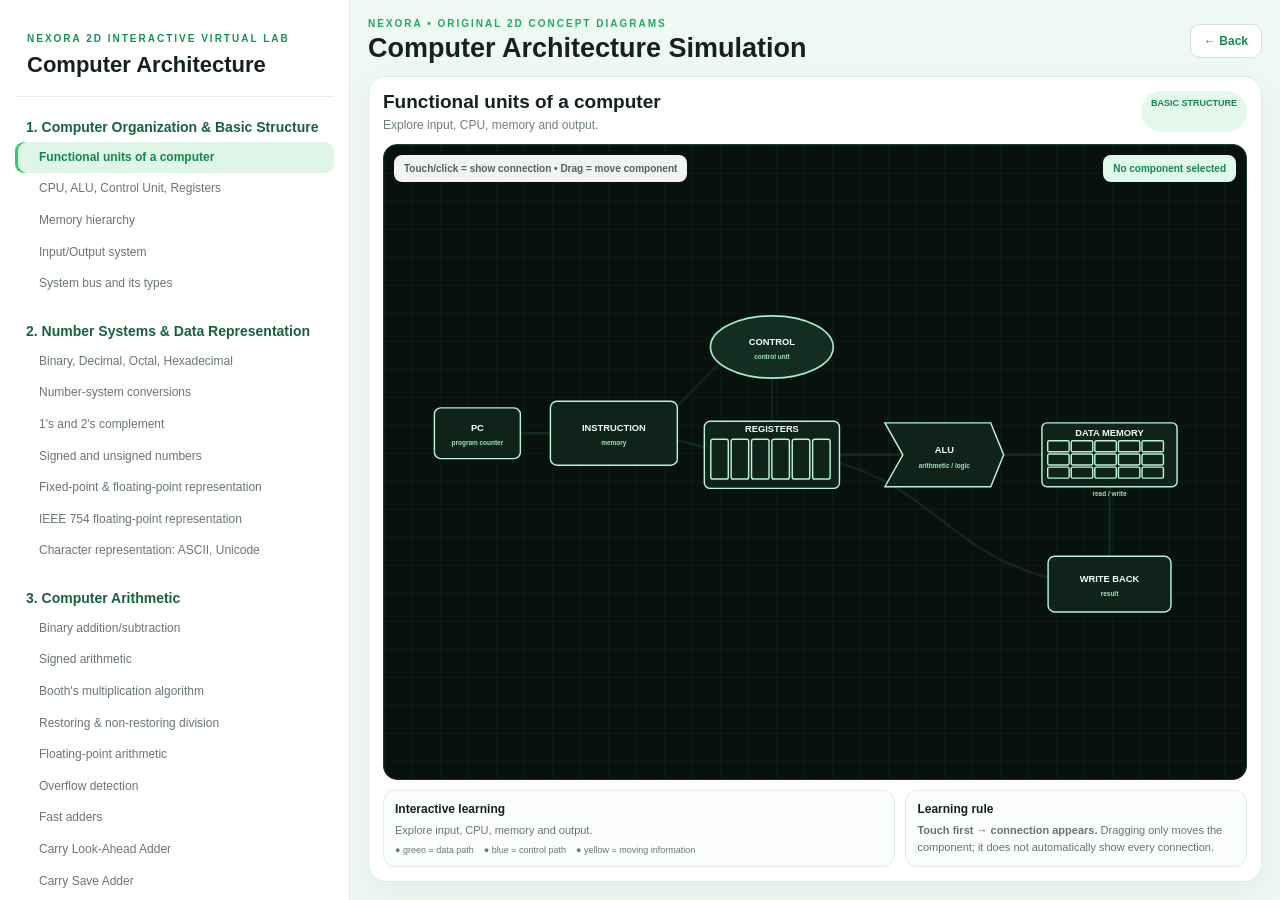
<file: templates/ca_sim.html>
<!DOCTYPE html>
<html lang="en">
<head>
<meta charset="UTF-8">
<meta name="viewport" content="width=device-width,initial-scale=1">
<title>NEXORA | Computer Architecture 2D Virtual Lab</title>
<style>
*{box-sizing:border-box}
:root{--bg:#eef9f3;--card:#fff;--ink:#14221b;--muted:#708078;--accent:#35c878;--accent2:#159256;--wire:#42d985;--control:#31a9e9;--packet:#ffe66a}
body{margin:0;font-family:Arial,Helvetica,sans-serif;background:var(--bg);color:var(--ink);overflow:hidden}
.page{height:100vh;display:flex}.side{width:350px;min-width:350px;background:#fff;border-right:1px solid #dcece4;overflow:auto;padding:20px 15px}
.brand{padding:8px 12px 18px;border-bottom:1px solid #e3efe8;margin-bottom:12px}.brand small{color:var(--accent2);font-weight:900;letter-spacing:2px;font-size:10px}.brand h2{margin:6px 0 0;font-size:22px}
.topic{margin-bottom:13px}.topic-title{font-weight:900;color:#17623e;font-size:14px;padding:9px 11px 5px;line-height:1.35}
.sub{display:block;width:100%;border:0;background:transparent;text-align:left;color:#68776f;border-radius:9px;padding:8px 10px 8px 24px;font-size:12px;line-height:1.3;cursor:pointer}.sub:hover{background:#edf9f2;color:#168a4d}.sub.active{background:#dff5e8;color:#12884c;font-weight:800;box-shadow:inset 3px 0 var(--accent)}
.main{flex:1;min-width:0;height:100vh;padding:18px;display:flex;flex-direction:column}.top{display:flex;justify-content:space-between;align-items:center;gap:15px;margin-bottom:12px}.eyebrow{font-size:10px;font-weight:900;letter-spacing:2px;color:#25a866}.top h1{font-size:27px;margin:4px 0 0}.back{background:#fff;border:1px solid #cfe3d8;border-radius:10px;padding:9px 13px;color:#158b50;text-decoration:none;font-weight:800;font-size:12px}
.lab{flex:1;min-height:0;background:#fff;border:1px solid #dcebe4;border-radius:18px;padding:14px;box-shadow:0 12px 35px rgba(30,110,65,.07);display:flex;flex-direction:column}.head{display:flex;justify-content:space-between;gap:12px}.head h2{margin:0;font-size:19px}.head p{margin:5px 0 0;color:var(--muted);font-size:12px}.badge{background:#e4f8ec;color:#13884e;padding:7px 10px;border-radius:999px;font-size:9px;font-weight:900;white-space:nowrap}
.canvasWrap{position:relative;flex:1;min-height:470px;margin-top:12px;border-radius:14px;overflow:hidden;background:#07110d;border:1px solid #193c2d}.hint,.selected{position:absolute;z-index:5;top:10px;padding:8px 10px;border-radius:8px;font-size:10px;font-weight:800;pointer-events:none}.hint{left:10px;background:rgba(255,255,255,.95);color:#52635a}.selected{right:10px;background:#e2f8eb;color:#13884e}
.gridOverlay{position:absolute;inset:0;width:100%;height:100%;opacity:.55;pointer-events:none}#diagram{position:relative;width:100%;height:100%;display:block;touch-action:none}

.component{fill:#12251d;stroke:#baf5d5;stroke-width:2.2}
.cpuBody{fill:#102b20;stroke:#d7ffe6;stroke-width:2.5}
.innerBox,.innerBar{fill:#183a2a;stroke:#54d995;stroke-width:1.2}
.registerBox,.memoryBox,.busBox,.stageBox,.fieldBox,.genericBox{fill:#10231b;stroke:#8de7b5;stroke-width:2}
.regCell,.memCell{fill:#173d2b;stroke:#4bcf8a;stroke-width:1}
.aluShape,.controlShape,.gateShape,.decisionShape{fill:#132d22;stroke:#a8f0c8;stroke-width:2.3}
.busLine{stroke:#45cfff;stroke-width:2}
.detail{stroke:#4edb92;stroke-width:1.3;opacity:.75}
.label{fill:#f0fff6;font-weight:900;font-size:14px}
.mini{fill:#80e4ae;font-size:11px;font-weight:900}
.small{fill:#9bd9b7;font-size:10px;font-weight:700}
.stageArrow{fill:#ffe66a;font-size:15px;font-weight:900}
.node.selected .component{stroke:#fff26b;stroke-width:4;filter:drop-shadow(0 0 8px #ffe65a);animation:componentPulse 1.8s ease-in-out infinite}
.node.selected .innerBox,.node.selected .regCell,.node.selected .memCell{stroke:#fff26b}

.node{cursor:pointer}.node rect,.node circle,.node polygon{fill:#10231b;stroke:#b8f4d5;stroke-width:2}.node text{fill:#ecfff6;font-weight:800;font-size:13px;text-anchor:middle;pointer-events:none}.node .small{fill:#9be6bf;font-size:9px;font-weight:600}.node.selected rect,.node.selected circle,.node.selected polygon{stroke:#fff26b;stroke-width:4;filter:drop-shadow(0 0 7px #ffe65a)}
.wire{fill:none;stroke:var(--wire);stroke-width:3.5;opacity:.12}.wire.control{stroke:var(--control)}.wire.on{opacity:.95;stroke-dasharray:9 7;animation:flow .9s linear infinite}.packet{fill:var(--packet);opacity:.9;filter:drop-shadow(0 0 5px #fff36a)}@keyframes flow{to{stroke-dashoffset:-32}}@keyframes componentPulse{50%{filter:drop-shadow(0 0 13px #ffe65a)}}@keyframes pulse{50%{opacity:.35}}
.title{fill:#a9f0c9;font-size:18px;font-weight:900}.caption{fill:#78cda1;font-size:10px;font-weight:700}
.bottom{display:grid;grid-template-columns:1.2fr .8fr;gap:10px;margin-top:10px}.info{border:1px solid #dfede6;background:#fbfefc;border-radius:12px;padding:11px}.info h3{font-size:12px;margin:0 0 6px}.info p{font-size:11px;color:#65746c;line-height:1.5;margin:0}.legend{font-size:9px;color:#68776f;margin-top:6px}.legend span{margin-right:10px}
@media(max-width:950px){.side{width:290px;min-width:290px}.bottom{grid-template-columns:1fr}.canvasWrap{min-height:400px}}
@media(max-width:700px){body{overflow:auto}.page{display:block;height:auto}.side{width:100%;height:300px}.main{height:calc(100vh - 300px);padding:10px}.top h1{font-size:22px}.canvasWrap{min-height:320px}}
</style>
</head>
<body>
<div class="page">
<aside class="side">
<div class="brand"><small>NEXORA 2D INTERACTIVE VIRTUAL LAB</small><h2>Computer Architecture</h2></div>

<div class="topic"><div class="topic-title">1. Computer Organization &amp; Basic Structure</div>
<button class="sub active" data-id="functional">Functional units of a computer</button>
<button class="sub" data-id="cpu">CPU, ALU, Control Unit, Registers</button>
<button class="sub" data-id="memory-hierarchy">Memory hierarchy</button>
<button class="sub" data-id="io-system">Input/Output system</button>
<button class="sub" data-id="system-bus">System bus and its types</button></div>

<div class="topic"><div class="topic-title">2. Number Systems &amp; Data Representation</div>
<button class="sub" data-id="number-bases">Binary, Decimal, Octal, Hexadecimal</button><button class="sub" data-id="conversion">Number-system conversions</button><button class="sub" data-id="complement">1's and 2's complement</button><button class="sub" data-id="signed">Signed and unsigned numbers</button><button class="sub" data-id="fixed-float">Fixed-point &amp; floating-point representation</button><button class="sub" data-id="ieee754">IEEE 754 floating-point representation</button><button class="sub" data-id="character">Character representation: ASCII, Unicode</button></div>

<div class="topic"><div class="topic-title">3. Computer Arithmetic</div>
<button class="sub" data-id="binary-arithmetic">Binary addition/subtraction</button><button class="sub" data-id="signed-arithmetic">Signed arithmetic</button><button class="sub" data-id="booth">Booth's multiplication algorithm</button><button class="sub" data-id="division">Restoring &amp; non-restoring division</button><button class="sub" data-id="float-arithmetic">Floating-point arithmetic</button><button class="sub" data-id="overflow">Overflow detection</button><button class="sub" data-id="fast-adders">Fast adders</button><button class="sub" data-id="cla">Carry Look-Ahead Adder</button><button class="sub" data-id="csa">Carry Save Adder</button></div>

<div class="topic"><div class="topic-title">4. CPU &amp; Processor Organization</div>
<button class="sub" data-id="instruction-cycle">Instruction cycle</button><button class="sub" data-id="fetch-decode-execute">Fetch → Decode → Execute</button><button class="sub" data-id="cpu-registers">CPU registers</button><button class="sub" data-id="alu">ALU</button><button class="sub" data-id="control-unit">Control Unit</button><button class="sub" data-id="control-types">Hardwired vs Microprogrammed Control</button><button class="sub" data-id="datapath">Datapath and control path</button></div>

<div class="topic"><div class="topic-title">5. Instruction Set Architecture (ISA)</div>
<button class="sub" data-id="isa-important">One of the most important topics.</button><button class="sub" data-id="formats">Instruction formats</button><button class="sub" data-id="opcode-operands">Opcode &amp; operands</button><button class="sub" data-id="instruction-types">Types of instructions</button><button class="sub" data-id="risc-cisc">RISC vs CISC</button><button class="sub" data-id="addressing">Addressing modes</button><button class="sub" data-id="immediate">Immediate</button><button class="sub" data-id="direct">Direct</button><button class="sub" data-id="indirect">Indirect</button><button class="sub" data-id="register">Register</button><button class="sub" data-id="register-indirect">Register indirect</button><button class="sub" data-id="indexed">Indexed</button><button class="sub" data-id="relative">Relative</button></div>

<div class="topic"><div class="topic-title">6. Subroutines &amp; Instruction Execution</div>
<button class="sub" data-id="branch">Branch instructions</button><button class="sub" data-id="jump">Jump instructions</button><button class="sub" data-id="procedure">Procedure/subroutine calls</button><button class="sub" data-id="stack">Stack</button><button class="sub" data-id="return-address">Return address</button><button class="sub" data-id="interrupt">Interrupt handling</button></div>

<div class="topic"><div class="topic-title">7. Pipelining</div>
<button class="sub" data-id="pipelining">Instruction pipelining</button><button class="sub" data-id="pipeline-stages">Pipeline stages</button><button class="sub" data-id="speedup">Speedup</button><button class="sub" data-id="structural">Structural hazard</button><button class="sub" data-id="data-hazard">Data hazard</button><button class="sub" data-id="control-hazard">Control hazard</button><button class="sub" data-id="hazard-handling">Hazard handling</button><button class="sub" data-id="forwarding">Forwarding</button><button class="sub" data-id="stalling">Stalling</button><button class="sub" data-id="branch-prediction">Branch prediction</button></div>

<div class="topic"><div class="topic-title">8. Memory Organization</div>
<button class="sub" data-id="memory-hierarchy-2">Memory hierarchy</button><button class="sub" data-id="registers">Registers</button><button class="sub" data-id="cache">Cache</button><button class="sub" data-id="main-memory">Main memory</button><button class="sub" data-id="secondary">Secondary storage</button><button class="sub" data-id="sram-dram">SRAM vs DRAM</button><button class="sub" data-id="rom">ROM</button><button class="sub" data-id="cache-org">Cache organization</button><button class="sub" data-id="direct-map">Direct mapping</button><button class="sub" data-id="assoc-map">Associative mapping</button><button class="sub" data-id="set-assoc">Set-associative mapping</button><button class="sub" data-id="hit-miss">Cache hit &amp; miss</button><button class="sub" data-id="hit-ratio">Hit ratio</button><button class="sub" data-id="access-time">Memory access time</button></div>

<div class="topic"><div class="topic-title">9. Virtual Memory</div>
<button class="sub" data-id="virtual-physical">Virtual address vs physical address</button><button class="sub" data-id="paging">Paging</button><button class="sub" data-id="page-tables">Page tables</button><button class="sub" data-id="tlb">TLB</button><button class="sub" data-id="page-fault">Page faults</button><button class="sub" data-id="address-translation">Address translation</button></div>

<div class="topic"><div class="topic-title">10. Input/Output Organization</div>
<button class="sub" data-id="io-interface">I/O interface</button><button class="sub" data-id="programmed-io">Programmed I/O</button><button class="sub" data-id="interrupt-io">Interrupt-driven I/O</button><button class="sub" data-id="dma">DMA (Direct Memory Access)</button><button class="sub" data-id="io-processors">I/O processors</button></div>

<div class="topic"><div class="topic-title">11. Parallel Processing</div>
<button class="sub" data-id="multiprocessors">Multiprocessors</button><button class="sub" data-id="multicore">Multicore processors</button><button class="sub" data-id="simd">SIMD</button><button class="sub" data-id="mimd">MIMD</button><button class="sub" data-id="flynn">Flynn's classification</button><button class="sub" data-id="shared-distributed">Shared vs distributed memory</button></div>
</aside>

<main class="main">
<div class="top"><div><div class="eyebrow">NEXORA • ORIGINAL 2D CONCEPT DIAGRAMS</div><h1>Computer Architecture Simulation</h1></div><a class="back" href="/simulation">← Back</a></div>
<section class="lab">
<div class="head"><div><h2 id="topicTitle">Functional units of a computer</h2><p id="desc">Touch a real component to reveal its connection path. Drag any component to reposition it.</p></div><span class="badge" id="badge">BASIC STRUCTURE</span></div>
<div class="canvasWrap"><svg class="gridOverlay" aria-hidden="true"><defs><pattern id="grid" width="28" height="28" patternUnits="userSpaceOnUse"><path d="M 28 0 L 0 0 0 28" fill="none" stroke="#163326" stroke-width="1"/></pattern></defs><rect width="100%" height="100%" fill="url(#grid)"/></svg><div class="hint">Touch/click = show connection • Drag = move component</div><div class="selected" id="selected">No component selected</div><svg id="diagram" viewBox="0 0 1200 680" aria-label="Interactive computer architecture diagram"></svg></div>
<div class="bottom"><div class="info"><h3 id="selTitle">Interactive learning</h3><p id="selInfo">Select a component. The related wires will become visible and animated.</p><div class="legend"><span>● green = data path</span><span>● blue = control path</span><span>● yellow = moving information</span></div></div><div class="info"><h3>Learning rule</h3><p><b>Touch first → connection appears.</b> Dragging only moves the component; it does not automatically show every connection.</p></div></div>
</section>
</main>
</div>

<script>
const svg=document.getElementById('diagram'),titleEl=document.getElementById('topicTitle'),descEl=document.getElementById('desc'),badgeEl=document.getElementById('badge'),selectedEl=document.getElementById('selected'),selTitle=document.getElementById('selTitle'),selInfo=document.getElementById('selInfo');
let current='functional',nodes=[],wires=[],selectedId=null,drag=null,dragStart=null,raf=0;

const meta={
functional:['Functional units of a computer','BASIC STRUCTURE','Explore input, CPU, memory and output.'],
cpu:['CPU, ALU, Control Unit, Registers','CPU ORGANIZATION','Touch ALU, control or registers to reveal the CPU path.'],
'memory-hierarchy':['Memory hierarchy','MEMORY','Follow registers → cache → RAM → storage.'],
'io-system':['Input/Output system','I/O','Follow CPU ↔ interface ↔ device.'],
'system-bus':['System bus and its types','SYSTEM BUS','Inspect data, address and control buses.'],
'number-bases':['Binary, Decimal, Octal, Hexadecimal','NUMBER SYSTEMS','Compare the common number bases.'],
conversion:['Number-system conversions','CONVERSION','Follow the conversion chain.'],
complement:["1's and 2's complement",'COMPLEMENT','See inversion and +1 transformation.'],
signed:['Signed and unsigned numbers','REPRESENTATION','Compare signed and unsigned bit interpretation.'],
'fixed-float':['Fixed-point & floating-point representation','REPRESENTATION','Compare fixed and floating formats.'],
ieee754:['IEEE 754 floating-point representation','IEEE 754','Inspect sign, exponent and fraction fields.'],
character:['Character representation: ASCII, Unicode','CHARACTER CODES','Follow character → code → stored bits.'],
'binary-arithmetic':['Binary addition/subtraction','ARITHMETIC','Follow operands through a binary adder/subtractor.'],
'signed-arithmetic':['Signed arithmetic','ARITHMETIC','Follow two’s-complement signed computation.'],
booth:["Booth's multiplication algorithm",'MULTIPLICATION','Observe Q, Q-1, accumulator and shift stages.'],
division:['Restoring & non-restoring division','DIVISION','Observe divisor, accumulator and quotient flow.'],
'float-arithmetic':['Floating-point arithmetic','FLOATING POINT','Align → operate → normalize → round.'],
overflow:['Overflow detection','STATUS FLAGS','Follow the result and overflow flag.'],
'fast-adders':['Fast adders','FAST ADDERS','Compare carry paths with ordinary ripple behavior.'],
cla:['Carry Look-Ahead Adder','CLA','Generate and propagate produce carries in parallel.'],
csa:['Carry Save Adder','CSA','Three operands are reduced without immediate carry propagation.'],
'instruction-cycle':['Instruction cycle','CPU EXECUTION','Follow the instruction through fetch, decode, execute and write-back.'],
'fetch-decode-execute':['Fetch → Decode → Execute','CPU EXECUTION','Touch a stage to reveal the next path.'],
'cpu-registers':['CPU registers','REGISTERS','Inspect PC, IR, register file and status.'],
alu:['ALU','ALU','Inspect arithmetic, logic and flags.'],
'control-unit':['Control Unit','CONTROL','Inspect generated control signals.'],
'control-types':['Hardwired vs Microprogrammed Control','CONTROL','Compare fixed logic and control memory.'],
datapath:['Datapath and control path','DATAPATH','Green carries data; blue carries control.'],
'isa-important':['Instruction Set Architecture (ISA)','ISA','Explore the programmer-visible instruction interface.'],
formats:['Instruction formats','ISA','Inspect opcode and operand fields.'],
'opcode-operands':['Opcode & operands','ISA','Separate operation code from operand fields.'],
'instruction-types':['Types of instructions','ISA','Explore data movement, arithmetic and control instructions.'],
'risc-cisc':['RISC vs CISC','ISA COMPARISON','Compare instruction organization.'],
addressing:['Addressing modes','ADDRESSING','Explore effective-address formation.'],
immediate:['Immediate','ADDRESSING MODE','Operand is embedded in the instruction.'],
direct:['Direct','ADDRESSING MODE','Instruction points directly to memory.'],
indirect:['Indirect','ADDRESSING MODE','A pointer leads to the effective address.'],
register:['Register','ADDRESSING MODE','Operand is located in a CPU register.'],
'register-indirect':['Register indirect','ADDRESSING MODE','Register contains the effective address.'],
indexed:['Indexed','ADDRESSING MODE','Base + index forms the effective address.'],
relative:['Relative','ADDRESSING MODE','PC + displacement forms the target.'],
branch:['Branch instructions','CONTROL FLOW','Condition selects the next program path.'],
jump:['Jump instructions','CONTROL FLOW','PC moves to a target address.'],
procedure:['Procedure/subroutine calls','SUBROUTINES','CALL saves return information and transfers control.'],
stack:['Stack','STACK','Push/pop follows last-in-first-out behavior.'],
'return-address':['Return address','SUBROUTINES','Saved address returns control to the caller.'],
interrupt:['Interrupt handling','INTERRUPTS','Device request moves execution to an ISR.'],
pipelining:['Instruction pipelining','PIPELINING','Overlapping instructions move through five stages.'],
'pipeline-stages':['Pipeline stages','PIPELINING','IF → ID → EX → MEM → WB.'],
speedup:['Speedup','PIPELINE PERFORMANCE','Overlapped stages increase instruction throughput.'],
structural:['Structural hazard','PIPELINE HAZARD','Two instructions compete for one resource.'],
'data-hazard':['Data hazard','PIPELINE HAZARD','A consumer waits for a producer result.'],
'control-hazard':['Control hazard','PIPELINE HAZARD','A branch changes the next instruction path.'],
'hazard-handling':['Hazard handling','HAZARDS','Forwarding, stalling and prediction handle hazards.'],
forwarding:['Forwarding','HAZARD HANDLING','A result bypasses normal write-back timing.'],
stalling:['Stalling','HAZARD HANDLING','A bubble delays pipeline progress.'],
'branch-prediction':['Branch prediction','HAZARD HANDLING','Prediction lets fetch continue before branch resolution.'],
'memory-hierarchy-2':['Memory hierarchy','MEMORY ORGANIZATION','Registers → cache → RAM → storage.'],
registers:['Registers','MEMORY ORGANIZATION','Fast CPU-local storage.'],
cache:['Cache','CACHE','CPU checks cache before lower memory.'],
'main-memory':['Main memory','RAM','Working memory for active programs and data.'],
secondary:['Secondary storage','STORAGE','Persistent high-capacity storage.'],
'sram-dram':['SRAM vs DRAM','MEMORY TECHNOLOGY','Compare cache-oriented SRAM with DRAM main memory.'],
rom:['ROM','NON-VOLATILE MEMORY','Firmware remains stored without power.'],
'cache-org':['Cache organization','CACHE','Inspect tag, index and line structure.'],
'direct-map':['Direct mapping','CACHE MAPPING','One block maps to one possible line.'],
'assoc-map':['Associative mapping','CACHE MAPPING','A block can match any cache line.'],
'set-assoc':['Set-associative mapping','CACHE MAPPING','A block maps to one set and one line in that set.'],
'hit-miss':['Cache hit & miss','CACHE ACCESS','Hit stays near CPU; miss continues to lower memory.'],
'hit-ratio':['Hit ratio','CACHE PERFORMANCE','Hits divided by total cache accesses.'],
'access-time':['Memory access time','MEMORY PERFORMANCE','Different levels have different access delays.'],
'virtual-physical':['Virtual address vs physical address','VIRTUAL MEMORY','Translation connects virtual addresses to physical frames.'],
paging:['Paging','VIRTUAL MEMORY','Pages map onto physical frames.'],
'page-tables':['Page tables','VIRTUAL MEMORY','Page table converts virtual page numbers to frames.'],
tlb:['TLB','VIRTUAL MEMORY','Fast cached translations avoid repeated page-table lookup.'],
'page-fault':['Page faults','VIRTUAL MEMORY','Missing page triggers service from storage.'],
'address-translation':['Address translation','VIRTUAL MEMORY','VPN + offset becomes frame + offset.'],
'io-interface':['I/O interface','I/O ORGANIZATION','Interface bridges CPU/bus and peripheral.'],
'programmed-io':['Programmed I/O','I/O ORGANIZATION','CPU polls status and performs transfers.'],
'interrupt-io':['Interrupt-driven I/O','I/O ORGANIZATION','Device interrupts CPU when service is needed.'],
dma:['DMA (Direct Memory Access)','DMA','DMA controller transfers device ↔ memory.'],
'io-processors':['I/O processors','I/O PROCESSORS','Dedicated processor manages I/O work.'],
multiprocessors:['Multiprocessors','PARALLEL PROCESSING','Multiple processors cooperate.'],
multicore:['Multicore processors','PARALLEL PROCESSING','Multiple cores share chip resources.'],
simd:['SIMD','PARALLEL PROCESSING','One instruction operates on multiple lanes.'],
mimd:['MIMD','PARALLEL PROCESSING','Independent instruction streams run in parallel.'],
flynn:["Flynn's classification",'PARALLEL TAXONOMY','SISD, SIMD, MISD and MIMD.'],
'shared-distributed':['Shared vs distributed memory','MEMORY ARCHITECTURE','Compare common memory with separate node memory.']
};

function E(t){return t.replace(/[&<>"]/g,c=>({'&':'&amp;','<':'&lt;','>':'&gt;','"':'&quot;'}[c]))}
function S(tag,a={}){const e=document.createElementNS('http://www.w3.org/2000/svg',tag);for(const k in a)e.setAttribute(k,a[k]);svg.appendChild(e);return e}
function node(id,x,y,w,h,label,small='',shape='rect'){
 const g=document.createElementNS('http://www.w3.org/2000/svg','g');
 g.classList.add('node'); g.dataset.id=id; g.dataset.x=x; g.dataset.y=y; const sizeBoost=1.14; w*=sizeBoost; h*=sizeBoost;
 g.dataset.w=w; g.dataset.h=h;

 const title=(label||'').toUpperCase();
 const addRect=(x1,y1,w1,h1,rx=8,cls='')=>{
   const q=document.createElementNS('http://www.w3.org/2000/svg','rect');
   q.setAttribute('x',x1);q.setAttribute('y',y1);q.setAttribute('width',w1);q.setAttribute('height',h1);
   q.setAttribute('rx',rx); if(cls)q.setAttribute('class',cls); g.appendChild(q); return q;
 };
 const addLine=(x1,y1,x2,y2,cls='detail')=>{
   const q=document.createElementNS('http://www.w3.org/2000/svg','line');
   q.setAttribute('x1',x1);q.setAttribute('y1',y1);q.setAttribute('x2',x2);q.setAttribute('y2',y2);
   q.setAttribute('class',cls);g.appendChild(q);return q;
 };
 const addText=(x1,y1,text,cls='label')=>{
   const q=document.createElementNS('http://www.w3.org/2000/svg','text');
   q.setAttribute('x',x1);q.setAttribute('y',y1);q.setAttribute('class',cls);
   q.setAttribute('text-anchor','middle');q.textContent=text;g.appendChild(q);return q;
 };

 // Component-specific schematic symbols. These remain simple enough for learning,
 // but visually communicate what each computer-architecture component represents.
 if(['CPU','PROCESSOR'].includes(title)){
   addRect(x-w/2,y-h/2,w,h,12,'component cpuBody');
   addRect(x-w/2+10,y-h/2+10,w-20,18,5,'innerBar');
   addText(x,y-h/2+23,label,'label');
   addRect(x-w/2+12,y-h/2+38,w*0.32,h-52,6,'innerBox');
   addRect(x-w/2+w*0.38,y-h/2+38,w*0.50,h-52,6,'innerBox');
   addText(x-w/2+w*0.16,y+5,'CU','mini');
   addText(x-w/2+w*0.63,y+5,'ALU','mini');
   addLine(x-w/2+25,y+h/2-13,x+w/2-25,y+h/2-13);
   addText(x,y+h/2+13,small||'processor','small');
 } else if(title.includes('ALU')){
   const q=document.createElementNS('http://www.w3.org/2000/svg','polygon');
   q.setAttribute('points',`${x-w/2},${y-h/2} ${x+w/2-18},${y-h/2} ${x+w/2},${y} ${x+w/2-18},${y+h/2} ${x-w/2},${y+h/2} ${x-w/2+25},${y}`);
   q.setAttribute('class','component aluShape');g.appendChild(q);
   addText(x,y-2,'ALU','label'); addText(x,y+18,small||'ADD • SUB • AND • OR','small');
 } else if(title.includes('CONTROL')){
   const q=document.createElementNS('http://www.w3.org/2000/svg','ellipse');
   q.setAttribute('cx',x);q.setAttribute('cy',y);q.setAttribute('rx',w/2);q.setAttribute('ry',h/2);
   q.setAttribute('class','component controlShape');g.appendChild(q);
   addText(x,y-3,'CONTROL','label');addText(x,y+16,small||'signals','small');
 } else if(title.includes('REGISTER')){
   addRect(x-w/2,y-h/2,w,h,8,'component registerBox');
   const cells=Math.min(6,Math.max(3,Math.floor(w/30)));
   for(let i=0;i<cells;i++){addRect(x-w/2+9+i*((w-18)/cells),y-h/2+25,(w-18)/cells-4,h-38,3,'regCell')}
   addText(x,y-h/2+15,'REGISTERS','label');
 } else if(title.includes('MEMORY') || title==='RAM' || title==='ROM' || title==='CACHE' || title.includes('STORAGE')){
   addRect(x-w/2,y-h/2,w,h,7,'component memoryBox');
   addText(x,y-h/2+18,label,'label');
   const cols=5, rows=3, cw=(w-24)/cols, rh=(h-34)/rows;
   for(let r=0;r<rows;r++)for(let c=0;c<cols;c++)addRect(x-w/2+8+c*cw,y-h/2+25+r*rh,cw-3,rh-3,2,'memCell');
   addText(x,y+h/2+13,small||'storage','small');
 } else if(title.includes('BUS')){
   addRect(x-w/2,y-h/2,w,h,7,'component busBox');
   addLine(x-w/2+18,y-12,x+w/2-18,y-12,'busLine');
   addLine(x-w/2+18,y,x+w/2-18,y,'busLine');
   addLine(x-w/2+18,y+12,x+w/2-18,y+12,'busLine');
   addText(x,y-20,label,'label');addText(x,y+29,small||'data • address • control','small');
 } else if(title.includes('PIPE') || ['IF / FETCH','ID / DECODE','EX / EXECUTE','MEM / MEMORY','WB / WRITE BACK'].includes(title)){
   addRect(x-w/2,y-h/2,w,h,8,'component stageBox');
   addLine(x-w/2+18,y-h/2+25,x+w/2-18,y-h/2+25,'detail');
   addText(x,y-h/2+18,label,'label');addText(x,y+6,small||'stage','small');
   addText(x,y+24,'▶','stageArrow');
 } else if(title.includes('ADDER') || title.includes('SUM LOGIC') || title.includes('CARRY LOGIC') || title==='LOOK-AHEAD'){
   const q=document.createElementNS('http://www.w3.org/2000/svg','polygon');
   q.setAttribute('points',`${x-w/2},${y-h/2} ${x+w/2-15},${y-h/2} ${x+w/2},${y} ${x+w/2-15},${y+h/2} ${x-w/2},${y+h/2}`);
   q.setAttribute('class','component gateShape');g.appendChild(q);
   addText(x,y-2,label,'label');addText(x,y+18,small||'logic','small');
 } else if(title.includes('ADDRESS') || title.includes('OPCODE') || title.includes('OPERAND')){
   addRect(x-w/2,y-h/2,w,h,5,'component fieldBox');
   const parts=title.includes('ADDRESS')?3:4;
   for(let i=1;i<parts;i++)addLine(x-w/2+i*w/parts,y-h/2,x-w/2+i*w/parts,y+h/2,'detail');
   addText(x,y-5,label,'label');addText(x,y+18,small||'field','small');
 } else if(shape==='circle'){
   const q=document.createElementNS('http://www.w3.org/2000/svg','circle');
   q.setAttribute('cx',x);q.setAttribute('cy',y);q.setAttribute('r',Math.min(w,h)/2);
   q.setAttribute('class','component');g.appendChild(q);
   addText(x,y+5,label,'label');
 } else if(shape==='diamond'){
   const q=document.createElementNS('http://www.w3.org/2000/svg','polygon');
   q.setAttribute('points',`${x},${y-h/2} ${x+w/2},${y} ${x},${y+h/2} ${x-w/2},${y}`);
   q.setAttribute('class','component decisionShape');g.appendChild(q);
   addText(x,y+4,label,'label');
 } else {
   addRect(x-w/2,y-h/2,w,h,9,'component genericBox');
   addText(x,y+(small?-3:5),label,'label');
   if(small)addText(x,y+17,small,'small');
 }
 svg.appendChild(g);nodes.push(g);return g
}
function wire(a,b,cls='wire'){const p=document.createElementNS('http://www.w3.org/2000/svg','path');p.classList.add(...cls.split(' '));p.dataset.a=a;p.dataset.b=b;svg.insertBefore(p,svg.firstChild);wires.push(p);return p}
function tx(x,y,s,cls='caption'){const t=S('text',{x,y,class:cls});t.textContent=s;return t}
function updateWires(){const m={};nodes.forEach(n=>m[n.dataset.id]=n);wires.forEach(w=>{const a=m[w.dataset.a],b=m[w.dataset.b];if(!a||!b)return;const ax=+a.dataset.x,ay=+a.dataset.y,bx=+b.dataset.x,by=+b.dataset.y;w.setAttribute('d',`M ${ax} ${ay} C ${(ax+bx)/2} ${ay}, ${(ax+bx)/2} ${by}, ${bx} ${by}`)})}
function connectionsFor(id){
  // Build a directed graph from the currently selected component.
  // The selected component lights first, then each connected component/path
  // is revealed in sequence so the learner can follow the architecture.
  const graph={};
 wires.forEach((w,i)=>{
    if(!graph[w.dataset.a]) graph[w.dataset.a]=[];
    graph[w.dataset.a].push({to:w.dataset.b,index:i});
  });

  wires.forEach(w=>w.classList.remove('on'));
  nodes.forEach(n=>n.classList.toggle('selected',n.dataset.id===id));

  const queue=[id], seen=new Set([id]), order=[];
  while(queue.length){
    const from=queue.shift();
    (graph[from]||[]).forEach(edge=>{
      if(!seen.has(edge.to)){
        seen.add(edge.to);
        queue.push(edge.to);
        order.push(edge.index);
      }else{
        // Keep an edge visible if it belongs to the discovered path.
        order.push(edge.index);
      }
    });
  }

  // Reveal one path segment at a time. The slower timing makes the data flow
  // clearly visible instead of lighting everything at once.
  order.forEach((wireIndex,step)=>{
    setTimeout(()=>{
      const w=wires[wireIndex];
      if(w) w.classList.add('on');
    }, 520*step);
  });
}
function select(id){selectedId=id;connectionsFor(id);const n=nodes.find(x=>x.dataset.id===id);const label=n?.querySelector('text')?.textContent||id;selectedEl.textContent='Selected: '+label;selTitle.textContent='Selected component: '+label;selInfo.textContent='Touch another component to change the active connection. The highlighted animated paths represent the learning relationship.'}
function reset(){svg.innerHTML='';nodes=[];wires=[];selectedId=null;selectedEl.textContent='No component selected'}
function commonCpu(){
 node('PC',130,300,105,62,'PC','program counter');node('IM',320,300,155,78,'INSTRUCTION','memory');node('CTRL',540,180,150,76,'CONTROL','control unit');node('REG',540,330,165,82,'REGISTERS','register file');node('ALU',780,330,145,78,'ALU','arithmetic / logic');node('DM',1010,330,165,78,'DATA MEMORY','read / write');node('WB',1010,510,150,68,'WRITE BACK','result');
wire('PC','IM');wire('IM','CTRL','wire control');wire('IM','REG');wire('CTRL','REG','wire control');wire('REG','ALU');wire('ALU','DM');wire('DM','WB');wire('WB','REG','wire control')
}
function render(){
 reset();const d=meta[current]||[current,'INTERACTIVE','Touch a component to explore it.'];titleEl.textContent=d[0];badgeEl.textContent=d[1];descEl.textContent=d[2];selInfo.textContent=d[2];
 if(['functional','cpu','instruction-cycle','fetch-decode-execute','cpu-registers','alu','control-unit','datapath'].includes(current)){commonCpu();requestAnimationFrame(updateWires);return}
 if(['memory-hierarchy','memory-hierarchy-2','registers','cache','main-memory','secondary','sram-dram','rom','access-time'].includes(current)){memoryDiagram();requestAnimationFrame(updateWires);return}
 if(['system-bus'].includes(current)){busDiagram();requestAnimationFrame(updateWires);return}
 if(['io-system','io-interface','programmed-io','interrupt-io','dma','io-processors'].includes(current)){ioDiagram();requestAnimationFrame(updateWires);return}
 if(['number-bases','conversion'].includes(current)){bases();requestAnimationFrame(updateWires);return}
 if(['complement','signed'].includes(current)){bits();requestAnimationFrame(updateWires);return}
 if(['fixed-float','ieee754'].includes(current)){floatDiagram();requestAnimationFrame(updateWires);return}
 if(current==='character'){charDiagram();requestAnimationFrame(updateWires);return}
 if(['binary-arithmetic','signed-arithmetic','fast-adders','cla','csa','overflow'].includes(current)){adderDiagram();requestAnimationFrame(updateWires);return}
 if(['booth','division'].includes(current)){algorithmDiagram();requestAnimationFrame(updateWires);return}
 if(current==='float-arithmetic'){floatArithmetic();requestAnimationFrame(updateWires);return}
 if(['isa-important','formats','opcode-operands','instruction-types','risc-cisc','addressing','immediate','direct','indirect','register','register-indirect','indexed','relative'].includes(current)){isaDiagram();requestAnimationFrame(updateWires);return}
 if(['branch','jump','procedure','stack','return-address','interrupt'].includes(current)){controlFlow();requestAnimationFrame(updateWires);return}
 if(['pipelining','pipeline-stages','speedup','structural','data-hazard','control-hazard','hazard-handling','forwarding','stalling','branch-prediction'].includes(current)){pipeline();requestAnimationFrame(updateWires);return}
 if(['cache-org','direct-map','assoc-map','set-assoc','hit-miss','hit-ratio'].includes(current)){cacheDiagram();requestAnimationFrame(updateWires);return}
 if(['virtual-physical','paging','page-tables','tlb','page-fault','address-translation'].includes(current)){virtualDiagram();requestAnimationFrame(updateWires);return}
 if(['multiprocessors','multicore','simd','mimd','flynn','shared-distributed'].includes(current)){parallelDiagram();requestAnimationFrame(updateWires);return}
 generic();
}
function memoryDiagram(){
 node('CPU',140,340,130,72,'CPU','request');node('L1',390,180,150,68,'L1 CACHE','fast');node('L2',620,260,150,68,'L2 CACHE','larger');node('RAM',850,350,170,75,'MAIN MEMORY','DRAM');node('SSD',1070,500,150,70,'STORAGE','persistent');
 wire('CPU','L1');wire('L1','L2');wire('L2','RAM');wire('RAM','SSD');
 if(current==='sram-dram'){node('SRAM',400,520,150,65,'SRAM','cache cells');node('DRAM',700,520,150,65,'DRAM','main memory');wire('SRAM','DRAM','wire control')}
 if(current==='rom'){node('ROM',860,150,150,65,'ROM','firmware');wire('CPU','ROM','wire control')}
}
function busDiagram(){node('CPU',180,320,150,80,'CPU','processor');node('BUS',590,320,250,72,'SYSTEM BUS','DATA • ADDRESS • CONTROL');node('MEM',1000,210,170,75,'MEMORY','RAM');node('IO',1000,440,170,75,'I/O','devices');wire('CPU','BUS');wire('BUS','MEM');wire('BUS','IO','wire control');tx(590,415,'DATA BUS • ADDRESS BUS • CONTROL BUS')}
function ioDiagram(){node('CPU',150,300,135,72,'CPU','processor');node('BUS',370,300,150,68,'BUS','communication');node('IF',610,220,175,75,'I/O INTERFACE','status + data');node('DEV',900,220,170,75,'DEVICE','peripheral');node('MEM',610,430,175,75,'MEMORY','RAM');wire('CPU','BUS');wire('BUS','IF');wire('IF','DEV');wire('IF','MEM','wire control');if(current==='dma'){node('DMA',850,470,180,72,'DMA CONTROLLER','direct transfer');wire('DEV','DMA');wire('DMA','MEM');wire('CPU','DMA','wire control')}if(current==='interrupt-io'){node('INT',900,390,170,68,'INTERRUPT','request');wire('DEV','INT','wire control');wire('INT','CPU','wire control')}if(current==='io-processors'){node('IOP',380,500,180,68,'I/O PROCESSOR','independent');wire('IOP','DEV');wire('CPU','IOP','wire control')}}
function bases(){node('BIN',180,320,160,75,'BINARY','base 2');node('DEC',470,170,160,75,'DECIMAL','base 10');node('OCT',470,470,160,75,'OCTAL','base 8');node('HEX',790,320,180,75,'HEXADECIMAL','base 16');wire('BIN','DEC');wire('BIN','OCT');wire('DEC','HEX');wire('OCT','HEX');node('VALUE',1050,320,120,65,'VALUE','same number');wire('HEX','VALUE')}
function bits(){node('INPUT',160,320,150,72,'INPUT','bit pattern');node('INVERT',430,220,170,72,'INVERT','1\'s complement');node('PLUS1',700,220,150,72,'+ 1','2\'s complement');node('RESULT',1000,320,170,72,'RESULT','signed value');wire('INPUT','INVERT');wire('INVERT','PLUS1');wire('PLUS1','RESULT');node('SIGN',430,470,150,68,'SIGN BIT','MSB');node('MAG',700,470,160,68,'MAGNITUDE','remaining bits');wire('SIGN','MAG')}
function floatDiagram(){node('VALUE',130,320,140,70,'VALUE','number');node('SIGN',390,190,150,68,'SIGN','1 bit');node('EXP',650,190,170,68,'EXPONENT','scale');node('FRAC',900,190,180,68,'FRACTION','significand');node('ENC',900,420,180,72,'ENCODED','IEEE 754');wire('VALUE','SIGN');wire('VALUE','EXP');wire('VALUE','FRAC');wire('SIGN','ENC');wire('EXP','ENC');wire('FRAC','ENC');if(current==='fixed-float'){node('FIXED',430,500,170,68,'FIXED POINT','fixed binary point');node('FLOAT',760,500,170,68,'FLOATING POINT','exponent');wire('FIXED','FLOAT','wire control')} }
function charDiagram(){node('CHAR',150,320,150,70,'CHARACTER','A / ₹ / 文');node('ASCII',450,220,160,70,'ASCII','code');node('UNICODE',450,430,180,70,'UNICODE','code point');node('BITS',800,320,180,75,'BINARY STORAGE','bits');wire('CHAR','ASCII');wire('CHAR','UNICODE');wire('ASCII','BITS');wire('UNICODE','BITS');}
function adderDiagram(){node('A',140,220,120,65,'A','operand');node('B',140,420,120,65,'B','operand');node('XOR',390,250,145,70,'SUM LOGIC','XOR');node('CARRY',390,410,145,70,'CARRY LOGIC','AND / OR');node('CLA',650,330,170,82,current==='cla'?'LOOK-AHEAD':'ADDER','generate / propagate');node('OUT',960,330,160,72,'RESULT','sum');wire('A','XOR');wire('B','XOR');wire('A','CARRY','wire control');wire('B','CARRY','wire control');wire('XOR','CLA');wire('CARRY','CLA','wire control');wire('CLA','OUT');if(current==='csa'){node('C',140,550,120,65,'C','third operand');node('SAVE',650,520,180,70,'SAVE CARRY','no ripple');wire('C','SAVE');wire('CLA','SAVE')}if(current==='overflow'){node('FLAG',960,500,170,65,'OVERFLOW FLAG','status');wire('CLA','FLAG','wire control')} }
function algorithmDiagram(){node('Q',130,240,120,65,'Q','multiplier / quotient');node('ACC',390,240,155,70,'ACCUMULATOR','A');node('M',390,410,150,70,'M / DIVISOR','operand');node('CHECK',650,320,160,75,current==='booth'?'Q0,Q-1':'SIGN TEST','decision');node('SHIFT',900,320,160,75,'SHIFT','A,Q');wire('Q','ACC');wire('M','CHECK');wire('ACC','CHECK');wire('CHECK','SHIFT');wire('SHIFT','Q','wire control');wire('SHIFT','ACC','wire control');}
function floatArithmetic(){node('A',130,230,140,65,'OPERAND A','sign exp frac');node('B',130,420,140,65,'OPERAND B','sign exp frac');node('ALIGN',390,320,170,70,'ALIGN','exponents');node('OP',650,320,170,70,'OPERATE','add / subtract');node('NORM',900,220,170,70,'NORMALIZE','shift');node('ROUND',900,420,150,70,'ROUND','precision');wire('A','ALIGN');wire('B','ALIGN');wire('ALIGN','OP');wire('OP','NORM');wire('OP','ROUND','wire control');wire('NORM','ROUND');}
function isaDiagram(){node('INSTR',160,320,220,80,'INSTRUCTION','opcode | fields');node('OPCODE',470,180,160,70,'OPCODE','operation');node('OPERAND',470,330,170,70,'OPERANDS','data / address');node('MODE',470,480,170,70,'ADDRESS MODE','effective address');node('REG',780,220,160,70,'REGISTERS','fast operand');node('MEM',780,430,160,70,'MEMORY','operand data');node('EXEC',1050,320,140,75,'EXECUTE','datapath');wire('INSTR','OPCODE');wire('INSTR','OPERAND');wire('INSTR','MODE');wire('OPCODE','EXEC');wire('OPERAND','REG');wire('MODE','MEM');wire('REG','EXEC');wire('MEM','EXEC');if(current==='risc-cisc'){node('RISC',300,580,170,65,'RISC','simple formats');node('CISC',700,580,170,65,'CISC','rich formats');wire('RISC','CISC','wire control')} }
function controlFlow(){node('PC',130,320,110,62,'PC','current address');node('FETCH',330,320,140,68,'FETCH','instruction');node('DEC',530,320,140,68,'DECODE','control');node('EXEC',730,320,150,70,'EXECUTE','condition');node('TARGET',1000,190,160,70,'TARGET','new PC');node('STACK',1000,450,160,70,'STACK','return address');wire('PC','FETCH');wire('FETCH','DEC');wire('DEC','EXEC');wire('EXEC','TARGET','wire control');wire('EXEC','STACK');wire('STACK','TARGET');}
function pipeline(){
 const ids=['IF','ID','EX','MEM','WB'],labs=['IF / FETCH','ID / DECODE','EX / EXECUTE','MEM / MEMORY','WB / WRITE BACK'];ids.forEach((id,i)=>node(id,135+i*225,230,175,90,labs[i],['instruction','decode','ALU','data memory','register write'][i]));
 for(let i=0;i<4;i++)wire(ids[i],ids[i+1]);
 tx(600,55,'ORIGINAL 2D PIPELINE DATAPATH');
 for(let r=0;r<4;r++){tx(28,380+r*52,'I'+(r+1));for(let c=0;c<5;c++){const rr=document.createElementNS('http://www.w3.org/2000/svg','rect');rr.setAttribute('x',85+c*225);rr.setAttribute('y',360+r*52);rr.setAttribute('width',175);rr.setAttribute('height',32);rr.setAttribute('rx',5);rr.setAttribute('fill','#0e2119');rr.setAttribute('stroke','#275b45');svg.appendChild(rr);const tt=document.createElementNS('http://www.w3.org/2000/svg','text');tt.setAttribute('x',172+c*225);tt.setAttribute('y',381+r*52);tt.setAttribute('fill','#8ee5b6');tt.setAttribute('font-size','10');tt.setAttribute('text-anchor','middle');tt.textContent=labs[c].split(' / ')[0];svg.appendChild(tt)}}
 if(current==='structural'){node('RESOURCE',600,560,190,65,'RESOURCE CONFLICT','shared hardware');wire('EX','RESOURCE','wire control');wire('MEM','RESOURCE','wire control')}
 if(current==='data-hazard'){node('HAZARD',600,560,170,65,'DATA HAZARD','dependency');wire('ID','HAZARD','wire control');wire('HAZARD','EX','wire control')}
 if(current==='control-hazard'){node('BRANCH',850,560,160,65,'BRANCH','decision');wire('EX','BRANCH','wire control');wire('BRANCH','IF','wire control')}
 if(current==='forwarding'){node('FWD',600,560,175,65,'FORWARDING','bypass path');wire('MEM','FWD','wire control');wire('FWD','EX','wire control')}
 if(current==='stalling'){node('STALL',600,560,175,65,'STALL / BUBBLE','delay');wire('ID','STALL','wire control');wire('STALL','EX','wire control')}
 if(current==='branch-prediction'){node('PRED',600,560,190,65,'BRANCH PREDICTOR','target guess');wire('PRED','IF','wire control');wire('EX','PRED','wire control')}
}
function cacheDiagram(){node('CPU',120,320,120,65,'CPU','request');node('ADDR',320,320,145,65,'ADDRESS','tag | index');node('TAG',540,180,130,62,'TAG','compare');node('INDEX',540,320,130,62,'INDEX','select set');node('LINE',760,320,160,70,'CACHE LINE','data');node('RAM',1030,320,150,70,'MAIN MEMORY','lower level');wire('CPU','ADDR');wire('ADDR','TAG');wire('ADDR','INDEX');wire('INDEX','LINE');wire('TAG','LINE','wire control');wire('LINE','RAM');if(current==='hit-miss'){node('HIT',760,170,130,62,'HIT','cache');node('MISS',760,500,140,62,'MISS','memory');wire('TAG','HIT');wire('TAG','MISS','wire control')}if(current==='set-assoc'){node('SET A',780,180,130,60,'SET 0','ways');node('SET B',780,450,130,60,'SET 1','ways');wire('INDEX','SET A');wire('INDEX','SET B')} }
function virtualDiagram(){node('VADDR',150,320,190,75,'VIRTUAL ADDRESS','VPN + OFFSET');node('TLB',430,190,150,68,'TLB','fast lookup');node('PT',430,430,170,68,'PAGE TABLE','VPN → FRAME');node('FRAME',760,320,190,75,'PHYSICAL ADDRESS','FRAME + OFFSET');node('RAM',1040,320,130,68,'RAM','physical memory');wire('VADDR','TLB');wire('TLB','FRAME');wire('VADDR','PT');wire('PT','FRAME');wire('FRAME','RAM');if(current==='page-fault'){node('FAULT',760,520,170,68,'PAGE FAULT','disk service');wire('PT','FAULT','wire control');wire('FAULT','RAM','wire control')}}
function parallelDiagram(){
 if(current==='simd'){node('INST',150,320,160,70,'ONE INSTRUCTION','control');['LANE 1','LANE 2','LANE 3','LANE 4'].forEach((l,i)=>{node('L'+i,430+i*180,320,140,70,l,'data lane');wire('INST','L'+i)});return}
 if(current==='mimd'){['CORE 1','CORE 2','CORE 3','CORE 4'].forEach((l,i)=>node('C'+i,180+(i%2)*330,180+(Math.floor(i/2))*260,150,70,l,'independent'));node('MEM',900,320,190,80,'MEMORY','shared / distributed');for(let i=0;i<4;i++)wire('C'+i,'MEM');return}
 if(current==='flynn'){node('SISD',250,190,180,70,'SISD','1I / 1D');node('SIMD',600,190,180,70,'SIMD','1I / many D');node('MISD',250,430,180,70,'MISD','many I / 1D');node('MIMD',600,430,180,70,'MIMD','many I / many D');wire('SISD','SIMD');wire('MISD','MIMD');return}
 if(current==='shared-distributed'){node('CPU1',170,190,140,65,'CPU 1','local');node('CPU2',170,450,140,65,'CPU 2','local');node('SHARED',550,320,190,80,'SHARED MEMORY','common address space');node('N1',980,190,150,65,'NODE 1','local memory');node('N2',980,450,150,65,'NODE 2','local memory');wire('CPU1','SHARED');wire('CPU2','SHARED');wire('SHARED','N1','wire control');wire('SHARED','N2','wire control');return}
 node('C1',180,200,150,70,'CORE 1','processor');node('C2',180,440,150,70,'CORE 2','processor');node('C3',570,200,150,70,'CORE 3','processor');node('C4',570,440,150,70,'CORE 4','processor');node('MEM',950,320,190,80,current==='multicore'?'SHARED CACHE':'SHARED MEMORY','common resource');['C1','C2','C3','C4'].forEach(x=>wire(x,'MEM'))}
function generic(){node('INPUT',150,320,150,70,'INPUT','information');node('PROCESS',450,320,190,82,'PROCESSOR','concept');node('MEM',760,220,170,72,'MEMORY','state');node('OUTPUT',1030,320,160,72,'OUTPUT','result');wire('INPUT','PROCESS');wire('PROCESS','MEM');wire('MEM','OUTPUT')}
svg.addEventListener('pointerdown',e=>{
  const n=e.target.closest?.('.node');
  if(!n)return;
  e.preventDefault();
  svg.setPointerCapture(e.pointerId);
  drag=n;
  dragStart=point(e);
  n.dataset.startX=n.dataset.x;
  n.dataset.startY=n.dataset.y;
  n.dataset.dragBaseX=n.dataset.baseTx||'0';
  n.dataset.dragBaseY=n.dataset.baseTy||'0';
});

svg.addEventListener('pointermove',e=>{
  if(!drag)return;
  e.preventDefault();
  const p=point(e);
  const dx=p.x-dragStart.x,dy=p.y-dragStart.y;
  const x=+drag.dataset.startX+dx,y=+drag.dataset.startY+dy;
  drag.dataset.x=x;
  drag.dataset.y=y;

  // Move the entire SVG group. All internal drawings/text/details are children
  // of this same group, so nothing is left behind.
  drag.setAttribute(
    'transform',
    `translate(${+drag.dataset.dragBaseX+dx} ${+drag.dataset.dragBaseY+dy})`
  );
  updateWires();
});

svg.addEventListener('pointerup',e=>{
  if(!drag)return;
  const p=point(e);
  const dx=p.x-dragStart.x,dy=p.y-dragStart.y;
  const moved=Math.hypot(dx,dy);
  const id=drag.dataset.id;

  if(moved>=8){
    drag.dataset.baseTx=+drag.dataset.dragBaseX+dx;
    drag.dataset.baseTy=+drag.dataset.dragBaseY+dy;
    // Keep coordinates and transform in agreement for the next drag.
    drag.setAttribute('transform',`translate(${drag.dataset.baseTx} ${drag.dataset.baseTy})`);
    updateWires();
  }
  drag=null;
  if(moved<8)select(id);
});

svg.addEventListener('pointercancel',()=>drag=null);

function point(e){const p=svg.createSVGPoint();p.x=e.clientX;p.y=e.clientY;return p.matrixTransform(svg.getScreenCTM().inverse())}
document.querySelectorAll('.sub').forEach(b=>b.addEventListener('click',()=>{document.querySelectorAll('.sub').forEach(x=>x.classList.remove('active'));b.classList.add('active');current=b.dataset.id;render()}));
render();

const packets=new Map();
function animate(){
 raf=requestAnimationFrame(animate);
 const now=performance.now();
 wires.forEach((w,i)=>{
   if(!w.classList.contains('on')){const p=packets.get(i);if(p){p.remove();packets.delete(i)};return}
   let p=packets.get(i);
   if(!p){
     p=document.createElementNS('http://www.w3.org/2000/svg','circle');
     p.setAttribute('r','5');p.setAttribute('class','packet');
     svg.appendChild(p);packets.set(i,p);
   }
   try{
     const len=w.getTotalLength();
     const pos=(now*0.000095*len)%len;
     const pt=w.getPointAtLength(pos);
     p.setAttribute('cx',pt.x);p.setAttribute('cy',pt.y);
   }catch(_){}
 });
}
animate();
</script>
</body>
</html>
</file>
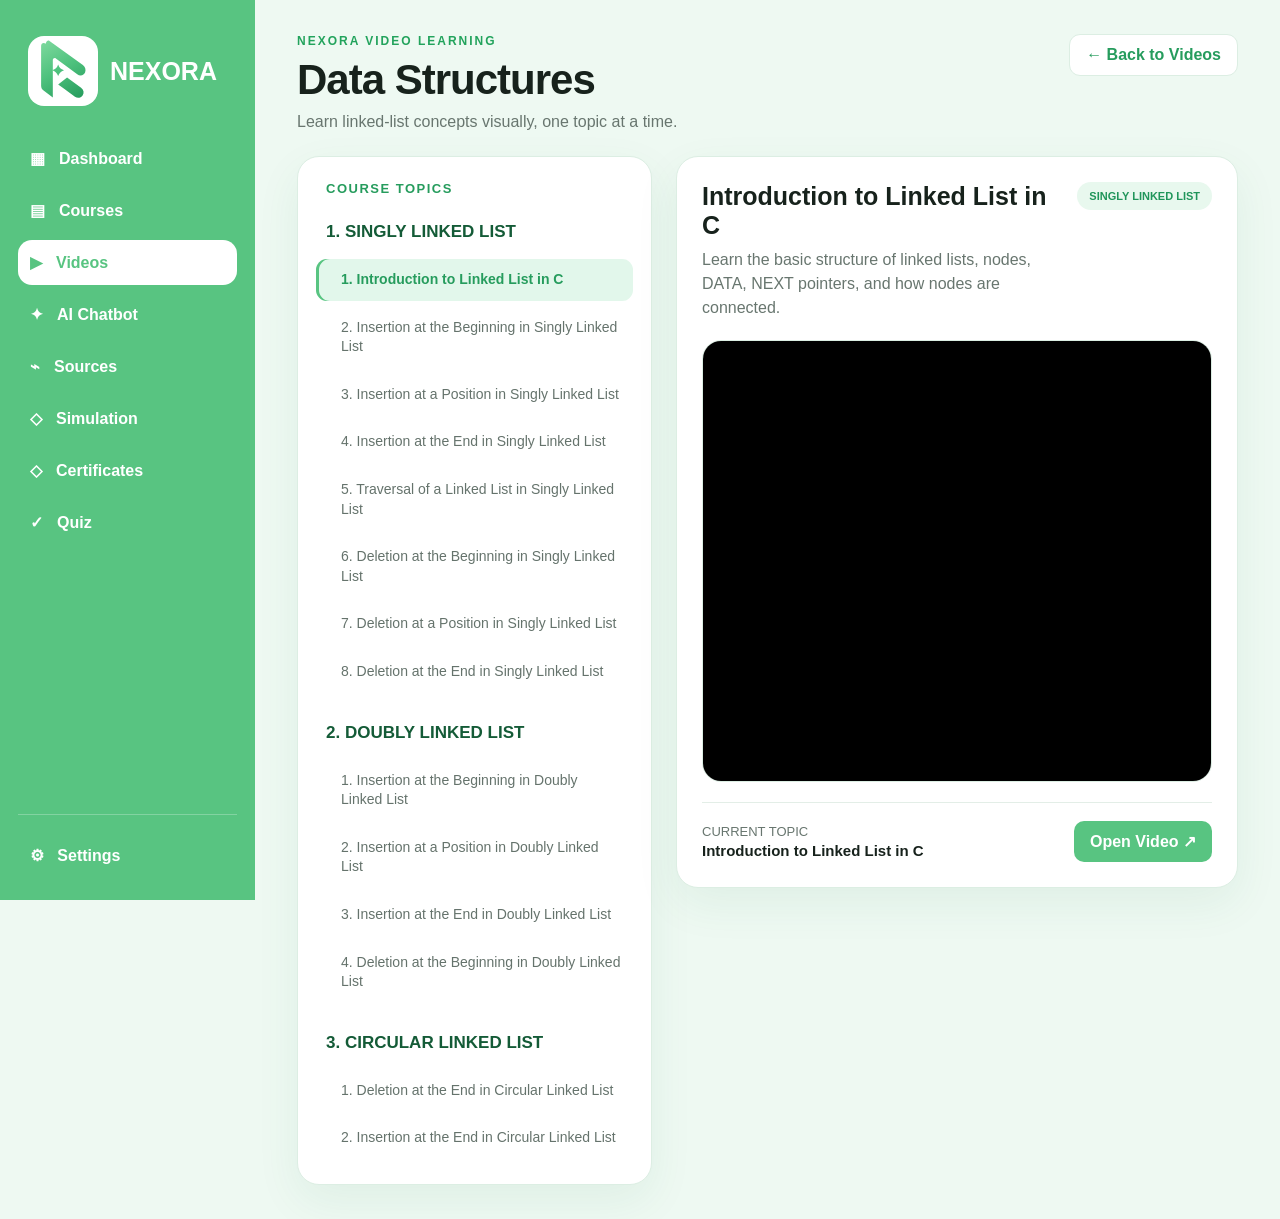
<file: templates/ds video.html>
<!DOCTYPE html>
<html lang="en">
<head>
<meta charset="UTF-8">
<meta name="viewport" content="width=device-width, initial-scale=1.0">
<title>NEXORA | Data Structures Videos</title>

<style>
*{box-sizing:border-box}
:root{
    --green:#58c481;
    --green-dark:#269c5d;
    --green-deep:#145b37;
    --green-light:#e2f7eb;
    --page:#eef9f2;
    --white:#fff;
    --text:#17221c;
    --muted:#68766f;
    --border:#dceee3;
}
body{
    margin:0;
    font-family:Arial,Helvetica,sans-serif;
    background:var(--page);
    color:var(--text);
}
.page{min-height:100vh;display:flex}
.sidebar{
    width:255px;
    min-width:255px;
    min-height:100vh;
    background:var(--green);
    color:#fff;
    padding:28px 18px;
    position:sticky;
    top:0;
    height:100vh;
}
.brand{
    display:flex;
    align-items:center;
    gap:12px;
    padding:8px 10px 30px;
}
.brand-mark{
    width:70px;
    height:70px;
    border-radius:16px;
    background:#fff;
    display:grid;
    place-items:center;
    overflow:hidden;
}
.nexora-logo{width:56px;height:64px;display:block}
.brand-name{font-size:25px;font-weight:800}
.sidebar-nav{display:flex;flex-direction:column;gap:7px}
.sidebar-nav a{
    color:#fff;
    text-decoration:none;
    padding:13px 12px;
    border-radius:14px;
    display:flex;
    align-items:center;
    gap:14px;
    font-weight:700;
}
.sidebar-nav a:hover{background:rgba(255,255,255,.15)}
.sidebar-nav a.active{background:#fff;color:var(--green)}
.sidebar-bottom{
    position:absolute;
    left:18px;
    right:18px;
    bottom:22px;
    border-top:1px solid rgba(255,255,255,.25);
    padding-top:18px;
}
.sidebar-bottom a{
    color:#fff;
    text-decoration:none;
    padding:13px 12px;
    border-radius:14px;
    display:flex;
    align-items:center;
    gap:14px;
    font-weight:700;
}
.sidebar-bottom a:hover{
    background:rgba(255,255,255,.15);
}

.main{flex:1;min-width:0;padding:34px 42px}
.heading{
    display:flex;
    justify-content:space-between;
    align-items:flex-start;
    gap:20px;
    margin-bottom:25px;
}
.eyebrow{
    color:#22a35c;
    font-size:12px;
    font-weight:800;
    letter-spacing:2px;
    margin-bottom:8px;
}
h1{margin:0;font-size:42px;letter-spacing:-1px}
.description{margin:9px 0 0;color:var(--muted);font-size:16px}
.back{
    text-decoration:none;
    background:#fff;
    color:var(--green-dark);
    border:1px solid var(--border);
    border-radius:11px;
    padding:11px 16px;
    font-weight:700;
}
.layout{
    display:grid;
    grid-template-columns:355px minmax(0,1fr);
    gap:24px;
    align-items:start;
}
.topics,.content{
    background:#fff;
    border:1px solid var(--border);
    border-radius:22px;
    box-shadow:0 16px 45px rgba(32,111,68,.07);
}
.topics{padding:22px 18px}
.topic-label{
    color:var(--green-dark);
    font-size:13px;
    font-weight:800;
    letter-spacing:1.5px;
    margin:2px 10px 18px;
}
.group{margin-bottom:19px}
.group:last-child{margin-bottom:0}
.group-title{
    color:var(--green-deep);
    font-size:17px;
    font-weight:800;
    padding:8px 10px;
    margin-bottom:6px;
}
.topic{
    width:100%;
    border:0;
    background:transparent;
    color:#65736c;
    text-align:left;
    padding:11px 12px 11px 25px;
    border-radius:11px;
    margin:3px 0;
    cursor:pointer;
    font-size:14px;
    line-height:1.4;
}
.topic:hover{background:#edf9f2;color:var(--green-dark)}
.topic.active{
    background:var(--green-light);
    color:var(--green-dark);
    font-weight:700;
    box-shadow:inset 3px 0 var(--green);
}
.content{padding:25px;min-height:690px}
.content-head{
    display:flex;
    justify-content:space-between;
    align-items:flex-start;
    gap:18px;
    margin-bottom:20px;
}
.content-head h2{margin:0;font-size:25px}
.content-head p{margin:8px 0 0;color:var(--muted);line-height:1.5}
.badge{
    background:#e8f8ee;
    color:#20955a;
    border-radius:999px;
    padding:8px 12px;
    font-size:11px;
    font-weight:800;
    white-space:nowrap;
}
.video-box{
    min-height:440px;
    border-radius:19px;
    border:1px solid var(--border);
    background:
        radial-gradient(circle at 25% 20%,rgba(72,190,123,.13),transparent 30%),
        radial-gradient(circle at 80% 75%,rgba(72,190,123,.10),transparent 34%),
        #f5fcf8;
    display:flex;
    align-items:center;
    justify-content:center;
    overflow:hidden;
}
.placeholder{text-align:center;padding:30px}
.play{
    width:78px;height:78px;border-radius:50%;
    background:var(--green);color:#fff;
    display:grid;place-items:center;
    margin:0 auto 20px;
    font-size:28px;
    box-shadow:0 12px 30px rgba(53,174,109,.25);
}
.placeholder h3{margin:0 0 9px;font-size:22px}
.placeholder p{margin:0 auto;max-width:500px;color:var(--muted);line-height:1.6}
.frame{display:none;width:100%;height:440px;border:0;background:#000}
.actions{
    display:flex;align-items:center;justify-content:space-between;
    gap:15px;margin-top:20px;padding-top:18px;border-top:1px solid #e3eee7
}
.current{color:var(--muted);font-size:13px}
.current strong{display:block;color:var(--text);font-size:15px;margin-top:3px}
.open{
    display:none;text-decoration:none;background:var(--green);
    color:#fff;padding:11px 16px;border-radius:10px;font-weight:700
}
@media(max-width:1050px){
    .sidebar{width:220px;min-width:220px}
    .main{padding:28px}
    .layout{grid-template-columns:310px minmax(0,1fr)}
}
@media(max-width:900px){
    .page{display:block}
    .sidebar{width:100%;min-width:0;height:auto;min-height:0;position:relative;padding:15px}
    .brand{padding-bottom:18px}
    .sidebar-nav{flex-direction:row;flex-wrap:wrap}
    .sidebar-nav a{flex:1 1 130px}
    .sidebar-bottom{display:none}
    .layout{grid-template-columns:1fr}
}
@media(max-width:600px){
    .main{padding:18px 14px}
    .heading{flex-direction:column}
    .content{padding:16px}
    .content-head{flex-direction:column}
    .video-box,.frame{min-height:300px;height:300px}
    .actions{flex-direction:column;align-items:flex-start}
}
</style>
</head>

<body>
<div class="page">

<aside class="sidebar">
    <div class="brand">
        <div class="brand-mark" aria-label="NEXORA logo">
            <svg class="nexora-logo" viewBox="0 0 220 250" xmlns="http://www.w3.org/2000/svg" aria-hidden="true">
                <defs>
                    <linearGradient id="nexora-gradient" x1="45" y1="15" x2="175" y2="235" gradientUnits="userSpaceOnUse">
                        <stop offset="0%" stop-color="#78D69A"/>
                        <stop offset="45%" stop-color="#4FC27E"/>
                        <stop offset="100%" stop-color="#269C5D"/>
                    </linearGradient>
                </defs>
                <path fill="url(#nexora-gradient)" d="M42 18 C34 12 24 16 24 27 V183 C24 192 28 198 35 203 L70 229 V82 C70 76 77 72 82 76 L166 138 C178 147 193 142 197 130 C201 118 197 108 188 101 L57 7 C51 3 45 8 42 18 Z"/>
                <path fill="url(#nexora-gradient)" d="M126 151 L181 191 C192 199 194 211 187 221 C180 231 167 233 157 226 L113 194 L91 178 Z"/>
                <path fill="url(#nexora-gradient)" d="M91 145 C96 132 101 127 114 122 C101 117 96 112 91 99 C86 112 81 117 68 122 C81 127 86 132 91 145 Z"/>
            </svg>
        </div>
        <div class="brand-name">NEXORA</div>
    </div>

    <nav class="sidebar-nav">
        <a href="/">▦ <span>Dashboard</span></a>
        <a href="/courses">▤ <span>Courses</span></a>
        <a href="/videos" class="active">▶ <span>Videos</span></a>
        <a href="/chatbot">✦ <span>AI Chatbot</span></a>
        <a href="/sources">⌁ <span>Sources</span></a>
        <a href="/simulation">◇ <span>Simulation</span></a>
        <a href="/certificate">◇ <span>Certificates</span></a>
        <a href="/quiz">✓ <span>Quiz</span></a>
    </nav>

    <div class="sidebar-bottom">
        <a href="/profile">⚙ &nbsp; Settings</a>
    </div>
</aside>

<main class="main">
    <div class="heading">
        <div>
            <div class="eyebrow">NEXORA VIDEO LEARNING</div>
            <h1>Data Structures</h1>
            <p class="description">Learn linked-list concepts visually, one topic at a time.</p>
        </div>
        <a href="/videos" class="back">← Back to Videos</a>
    </div>

    <div class="layout">

        <aside class="topics">
            <div class="topic-label">COURSE TOPICS</div>

            <div class="group">
                <div class="group-title">1. SINGLY LINKED LIST</div>
                <button class="topic active" data-topic="sll-intro">1. Introduction to Linked List in C</button>
                <button class="topic" data-topic="sll-begin">2. Insertion at the Beginning in Singly Linked List</button>
                <button class="topic" data-topic="sll-position">3. Insertion at a Position in Singly Linked List</button>
                <button class="topic" data-topic="sll-end">4. Insertion at the End in Singly Linked List</button>
                <button class="topic" data-topic="sll-traverse">5. Traversal of a Linked List in Singly Linked List</button>
                <button class="topic" data-topic="sll-del-begin">6. Deletion at the Beginning in Singly Linked List</button>
                <button class="topic" data-topic="sll-del-position">7. Deletion at a Position in Singly Linked List</button>
                <button class="topic" data-topic="sll-del-end">8. Deletion at the End in Singly Linked List</button>
            </div>

            <div class="group">
                <div class="group-title">2. DOUBLY LINKED LIST</div>
                <button class="topic" data-topic="dll-begin">1. Insertion at the Beginning in Doubly Linked List</button>
                <button class="topic" data-topic="dll-position">2. Insertion at a Position in Doubly Linked List</button>
                <button class="topic" data-topic="dll-end">3. Insertion at the End in Doubly Linked List</button>
                <button class="topic" data-topic="dll-del-begin">4. Deletion at the Beginning in Doubly Linked List</button>
            </div>

            <div class="group">
                <div class="group-title">3. CIRCULAR LINKED LIST</div>
                <button class="topic" data-topic="cll-del-end">1. Deletion at the End in Circular Linked List</button>
                <button class="topic" data-topic="cll-insert-end">2. Insertion at the End in Circular Linked List</button>
            </div>
        </aside>

        <section class="content">
            <div class="content-head">
                <div>
                    <h2 id="title">Introduction to Linked List in C</h2>
                    <p id="description">Learn the basic structure of linked lists, nodes, DATA, NEXT pointers, and how nodes are connected.</p>
                </div>
                <span class="badge" id="badge">SINGLY LINKED LIST</span>
            </div>

            <div class="video-box">
                <div class="placeholder" id="placeholder">
                    <div class="play">▶</div>
                    <h3>Video Coming Soon</h3>
                    <p id="placeholderText">The video for this topic will be uploaded later. Add its URL in the VIDEO_URLS section in this file.</p>
                </div>
                <iframe id="frame" class="frame" title="NEXORA Data Structures Video" allow="accelerometer; autoplay; clipboard-write; encrypted-media; gyroscope; picture-in-picture" allowfullscreen></iframe>
            </div>

            <div class="actions">
                <div class="current">CURRENT TOPIC<strong id="current">Introduction to Linked List in C</strong></div>
                <a id="open" class="open" href="#" target="_blank" rel="noopener noreferrer">Open Video ↗</a>
            </div>
        </section>
    </div>
</main>
</div>

<script>
/*
============================================================
VIDEO URLS

Add your videos later by replacing "" with the URL.

For YouTube use:
https://www.youtube.com/embed/VIDEO_ID

Example:
"sll-intro": "https://www.youtube.com/embed/VIDEO_ID",

Only change the URLs below.
============================================================
*/
const VIDEO_URLS = {
    "sll-intro": "https://www.youtube.com/embed/R9PTBwOzceo",
    "sll-begin": "https://www.youtube.com/embed/jgqg6Qw68_Q",
    "sll-position": "https://www.youtube.com/embed/0hGxILnKvJk",
    "sll-end": "https://www.youtube.com/embed/LYGbeWnYXd8",
    "sll-traverse": "https://www.youtube.com/embed/e0s-zmpedYo",
    "sll-del-begin": "https://www.youtube.com/embed/-rcIWx-JTxw",
    "sll-del-position": "https://www.youtube.com/embed/f1r_jxCyOl0",
    "sll-del-end": "https://www.youtube.com/embed/TpgxJupHATQ",

    "dll-begin": "https://www.youtube.com/embed/SPKCATQ--KY",
    "dll-end": "https://www.youtube.com/embed/LDMF8iqO8pg", 
    "dll-del-begin": "https://www.youtube.com/embed/ZxGz3XkGlyA",
    "dll-position": "https://www.youtube.com/embed/le9RuwN2sQg",

    "cll-del-end": "https://www.youtube.com/embed/2bqbgNQi2UE",
    "cll-insert-end": "https://www.youtube.com/embed/kErHUGvFrNg"
};

const VIDEO_DATA = {
    "sll-intro": ["Introduction to Linked List in C","Learn the basic structure of linked lists, nodes, DATA, NEXT pointers, and how nodes are connected.","SINGLY LINKED LIST"],
    "sll-begin": ["Insertion at the Beginning in Singly Linked List","Learn how a new node is inserted before the current HEAD of a singly linked list.","SINGLY LINKED LIST"],
    "sll-position": ["Insertion at a Position in Singly Linked List","Learn how to insert a new node at a selected position in a singly linked list.","SINGLY LINKED LIST"],
    "sll-end": ["Insertion at the End in Singly Linked List","Learn how to traverse to the last node and attach a new node at the end.","SINGLY LINKED LIST"],
    "sll-traverse": ["Traversal of a Linked List in Singly Linked List","Learn how a singly linked list is traversed from HEAD until NULL.","SINGLY LINKED LIST"],
    "sll-del-begin": ["Deletion at the Beginning in Singly Linked List","Learn how the first node is removed and HEAD is moved to the next node.","SINGLY LINKED LIST"],
    "sll-del-position": ["Deletion at a Position in Singly Linked List","Learn how a node at a selected position is removed while preserving the linked structure.","SINGLY LINKED LIST"],
    "sll-del-end": ["Deletion at the End in Singly Linked List","Learn how the final node is removed and the previous node points to NULL.","SINGLY LINKED LIST"],

    "dll-begin": ["Insertion at the Beginning in Doubly Linked List","Learn how a new node is inserted at the beginning using both PREV and NEXT links.","DOUBLY LINKED LIST"],
    "dll-position": ["Insertion at a Position in Doubly Linked List","Learn how a node is inserted at a selected position while updating both directions.","DOUBLY LINKED LIST"],
    "dll-end": ["Insertion at the End in Doubly Linked List","Learn how a new node is attached at the end of a doubly linked list.","DOUBLY LINKED LIST"],
    "dll-del-begin": ["Deletion at the Beginning in Doubly Linked List","Learn how the first node is deleted while maintaining PREV and NEXT connections.","DOUBLY LINKED LIST"],

    "cll-del-end": ["Deletion at the End in Circular Linked List","Learn how the last node is deleted while preserving the circular connection to HEAD.","CIRCULAR LINKED LIST"],
    "cll-insert-end": ["Insertion at the End in Circular Linked List","Learn how a new node is inserted at the end while keeping the list circular.","CIRCULAR LINKED LIST"]
};

const buttons = document.querySelectorAll(".topic");
const title = document.getElementById("title");
const description = document.getElementById("description");
const badge = document.getElementById("badge");
const current = document.getElementById("current");
const placeholder = document.getElementById("placeholder");
const placeholderText = document.getElementById("placeholderText");
const frame = document.getElementById("frame");
const open = document.getElementById("open");

function loadTopic(id) {
    const data = VIDEO_DATA[id];
    if (!data) return;

    const url = (VIDEO_URLS[id] || "").trim();

    title.textContent = data[0];
    description.textContent = data[1];
    badge.textContent = data[2];
    current.textContent = data[0];

    buttons.forEach(button => {
        button.classList.toggle("active", button.dataset.topic === id);
    });

    if (!url) {
        placeholder.style.display = "block";
        frame.style.display = "none";
        frame.src = "";
        open.style.display = "none";
        open.removeAttribute("href");
        placeholderText.textContent =
            "The video for this topic will be uploaded later. Add its URL in the VIDEO_URLS section in this file.";
        return;
    }

    placeholder.style.display = "none";
    frame.style.display = "block";
    frame.src = url;
    open.style.display = "inline-block";
    open.href = url;
}

buttons.forEach(button => {
    button.addEventListener("click", () => loadTopic(button.dataset.topic));
});

loadTopic("sll-intro");
</script>
</body>
</html>
</file>
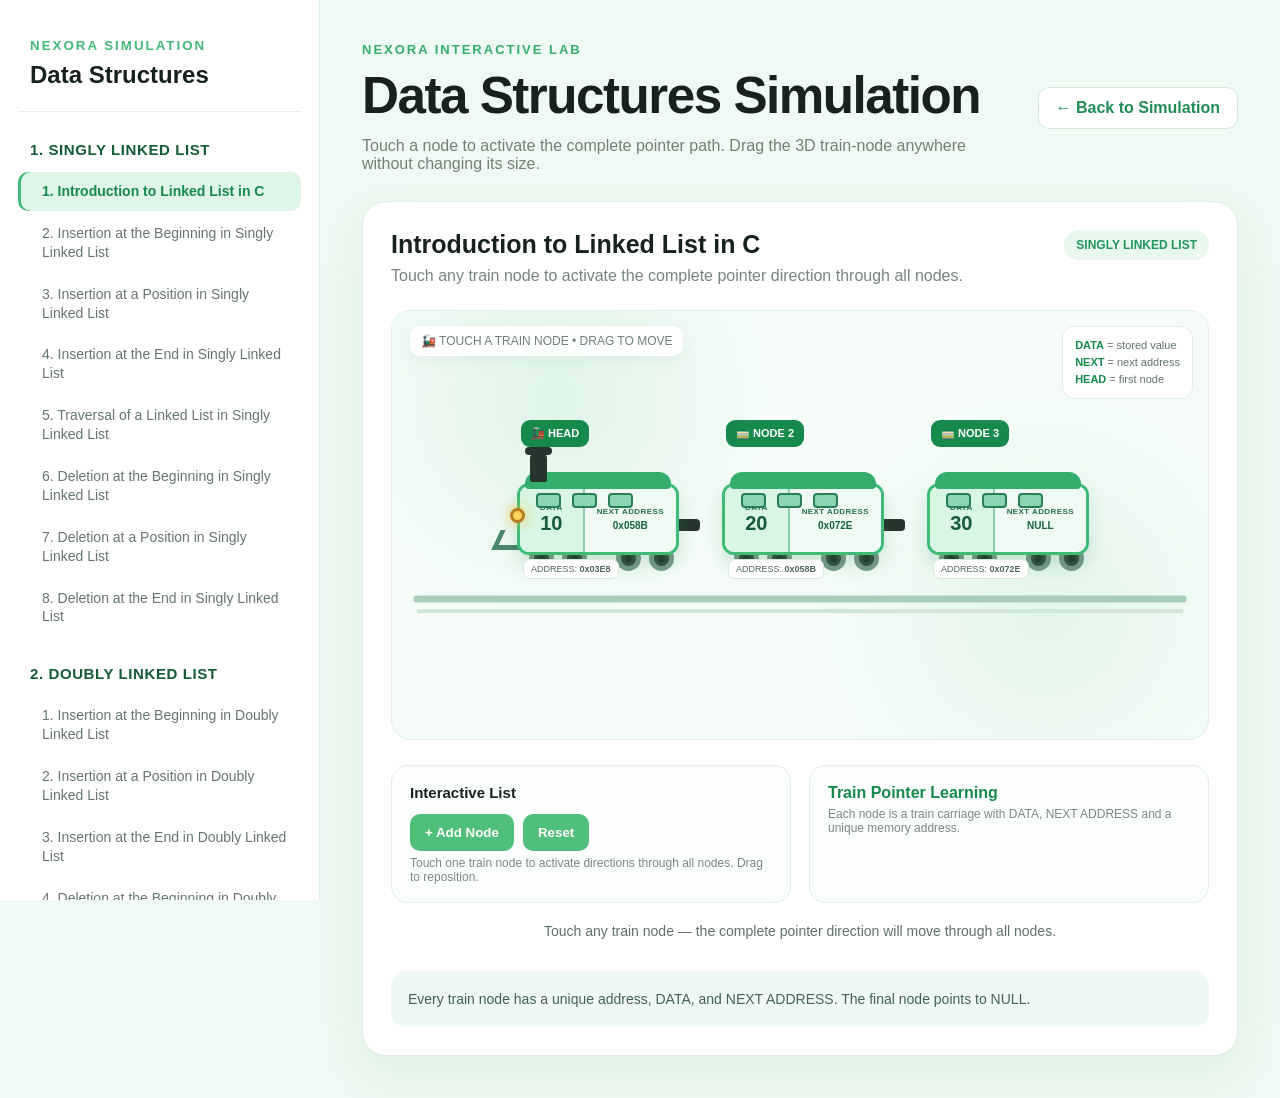
<file: templates/linklist.html>
<!DOCTYPE html>
<html lang="en">
<head>
<meta charset="UTF-8">
<meta name="viewport" content="width=device-width, initial-scale=1.0">
<title>NEXORA | 3D Data Structures Simulation</title>
<style>
*{box-sizing:border-box}
body{margin:0;font-family:Arial,Helvetica,sans-serif;background:#eefaf3;color:#17221c}
.page{min-height:100vh;display:flex}
.sidebar{width:320px;min-width:320px;height:100vh;position:sticky;top:0;overflow-y:auto;padding:28px 18px;background:#fff;border-right:1px solid #dcefe4}
.brand{padding:8px 12px 22px;border-bottom:1px solid #e4f1e9;margin-bottom:18px}
.brand small{color:#42b978;font-weight:800;letter-spacing:2px}.brand h2{margin:7px 0 0;font-size:24px}
.topic{margin-bottom:18px}.topic-title{padding:11px 12px;font-weight:800;color:#145b37;font-size:15px;text-transform:uppercase;letter-spacing:.6px}
.subtopic{width:100%;display:block;border:0;background:transparent;text-align:left;padding:10px 12px 10px 24px;margin:3px 0;border-radius:10px;color:#66766e;cursor:pointer;font-size:14px;line-height:1.35;transition:.2s}
.subtopic:hover{background:#edf9f2;color:#269c5d;transform:translateX(2px)}
.subtopic.active{background:#dff5e8;color:#168a4d;font-weight:700;box-shadow:inset 3px 0 #42b978}
.main{flex:1;min-width:0;padding:42px}
.topline{display:flex;align-items:center;justify-content:space-between;gap:20px;margin-bottom:28px}
.eyebrow{color:#35ae6d;font-weight:800;letter-spacing:2px;font-size:13px;margin-bottom:9px}
.topline h1{margin:0;font-size:clamp(32px,4vw,52px);letter-spacing:-1.5px}
.description{margin:12px 0 0;color:#718178;font-size:16px}
.back-btn{border:1px solid #d5e9dd;background:#fff;color:#208b53;padding:11px 17px;border-radius:11px;text-decoration:none;font-weight:700;white-space:nowrap}
.workspace{background:#fff;border:1px solid #e0eee5;border-radius:24px;min-height:680px;padding:28px;box-shadow:0 18px 50px rgba(32,111,68,.08)}
.simulation-header{display:flex;justify-content:space-between;align-items:flex-start;gap:20px;margin-bottom:25px}
.simulation-header h2{margin:0;font-size:25px}.simulation-header p{margin:8px 0 0;color:#77857d}
.badge{padding:8px 12px;border-radius:999px;background:#e8f8ee;color:#20955a;font-size:12px;font-weight:800;white-space:nowrap}
.visual{height:430px;position:relative;border-radius:20px;background:radial-gradient(circle at 20% 20%,rgba(72,190,123,.12),transparent 30%),radial-gradient(circle at 80% 70%,rgba(72,190,123,.10),transparent 32%),#f5fcf8;border:1px solid #e1f0e7;overflow:hidden;touch-action:none}
#threeCanvas{position:absolute;inset:0;width:100%;height:100%;display:block}
.visual-hint{position:absolute;top:15px;left:18px;z-index:8;padding:8px 11px;border-radius:10px;background:rgba(255,255,255,.92);color:#708078;font-size:12px;box-shadow:0 5px 15px rgba(30,100,60,.06);pointer-events:none}
.legend{position:absolute;right:15px;top:15px;z-index:8;background:rgba(255,255,255,.92);border:1px solid #e1eee6;border-radius:12px;padding:10px 12px;font-size:11px;color:#61736a;line-height:1.55;pointer-events:none}
.legend b{color:#168a4d}
.controls{margin-top:25px;display:grid;grid-template-columns:1fr 1fr;gap:18px}
.control-card{border:1px solid #e2eee7;border-radius:17px;padding:18px;background:#fbfefc}
.control-card h3{margin:0 0 13px;font-size:15px}.control-row{display:flex;gap:9px;flex-wrap:wrap}
input{flex:1;min-width:110px;border:1px solid #d5e7dc;border-radius:10px;padding:11px 12px;outline:none;font-size:14px}
input:focus{border-color:#4fc27e;box-shadow:0 0 0 3px rgba(79,194,126,.12)}
button.action{border:0;border-radius:10px;background:#51bf7c;color:#fff;padding:11px 15px;font-weight:700;cursor:pointer}
button.action:hover{background:#3faf6b}
.message{margin-top:20px;min-height:24px;color:#5f7168;font-size:14px;text-align:center}
.info{margin-top:24px;padding:17px;border-radius:15px;background:#edf9f2;color:#456256;line-height:1.6;font-size:14px}
.operation-title{color:#168a4d;font-weight:800;margin-bottom:5px}.operation-note{font-size:12px;color:#7b8982;margin-top:5px}
.node-tip{position:absolute;z-index:30;display:none;min-width:205px;padding:11px 13px;border-radius:12px;background:#173b29;color:#fff;font-size:12px;line-height:1.55;box-shadow:0 12px 30px rgba(0,0,0,.18);pointer-events:none}
#trainStage{position:absolute;inset:0;overflow:hidden}
.train-car{position:absolute;width:170px;height:140px;z-index:5;cursor:grab;user-select:none;touch-action:none;transition:filter .18s,transform .18s}
.train-car:active{cursor:grabbing}.train-car.selected{filter:drop-shadow(0 0 10px rgba(45,180,105,.6))}
.train-head{position:absolute;left:8px;top:-35px;background:#168a4d;color:#fff;font-size:11px;font-weight:800;border-radius:9px;padding:7px 10px;z-index:8;white-space:nowrap}
.car-body{position:absolute;left:4px;top:28px;width:162px;height:72px;background:#fff;border:3px solid #3fbb78;border-radius:12px;box-shadow:0 10px 18px rgba(40,130,78,.18);display:flex;overflow:hidden;z-index:4}
.roof{position:absolute;left:12px;top:17px;width:146px;height:17px;background:#35ae6d;border-radius:12px 12px 4px 4px;z-index:5}
.windows{position:absolute;left:23px;top:38px;display:flex;gap:11px;z-index:7}
.windows i{display:block;width:25px;height:15px;background:#8bd6b0;border:2px solid #287e57;border-radius:4px}
.data-box,.next-box{height:100%;display:flex;flex-direction:column;justify-content:center;align-items:center;text-align:center}
.data-box{width:67px;background:#d9f5e4;border-right:2px solid #8bcdaa}.next-box{width:95px;background:#f0faf4}
.data-box b,.next-box b{font-size:8px;color:#24704b;letter-spacing:.4px}.data-box strong{font-size:20px;color:#145b37}.next-box strong{font-size:10px;color:#17663d;margin-top:4px;word-break:break-all}
.address{position:absolute;left:10px;top:104px;font-size:9px;color:#52675c;background:#fff;padding:4px 7px;border-radius:7px;border:1px solid #d5e9dd;z-index:8;white-space:nowrap}
.prev{position:absolute;left:10px;top:122px;font-size:8px;color:#557366;background:#edf9f2;padding:3px 6px;border-radius:6px;z-index:8}
.wheel{position:absolute;top:91px;width:25px;height:25px;border-radius:50%;background:#26352e;border:5px solid #78988a;box-shadow:inset 0 0 0 4px #334d40;z-index:3}
.w1{left:16px}.w2{left:49px}.w3{left:103px}.w4{left:136px}
.coupler{position:absolute;right:-17px;top:64px;width:24px;height:12px;background:#26352e;border-radius:4px;z-index:2}
.chimney{position:absolute;left:17px;top:-2px;width:17px;height:29px;background:#26352e;border-radius:5px 5px 2px 2px;z-index:6}
.chimney:before{content:"";position:absolute;left:-5px;top:-6px;width:27px;height:8px;background:#26352e;border-radius:5px}
.lamp{position:absolute;left:-3px;top:53px;width:15px;height:15px;border-radius:50%;background:#ffd35a;border:3px solid #b67b20;box-shadow:0 0 12px rgba(255,196,45,.85);z-index:9}
.cowcatcher{position:absolute;left:-17px;top:75px;width:35px;height:20px;border-left:5px solid #4b8669;border-bottom:5px solid #4b8669;transform:skewX(-25deg);z-index:2}
.pointer-engine{position:absolute;z-index:15;font-size:34px;color:#168a4d;text-shadow:0 2px 8px rgba(20,110,65,.35);pointer-events:none;transform:translateY(-50%);transition:left .05s linear,top .05s linear}
@media(max-width:900px){.page{display:block}.sidebar{width:100%;min-width:0;height:auto;position:relative;max-height:360px}.main{padding:24px}}
@media(max-width:600px){.main{padding:15px}.workspace{padding:17px}.topline,.simulation-header{flex-direction:column}.controls{grid-template-columns:1fr}.visual{height:420px}.legend{display:none}}
</style>
</head>
<body>
<div class="page">
<aside class="sidebar">
<div class="brand"><small>NEXORA SIMULATION</small><h2>Data Structures</h2></div>
<div class="topic"><div class="topic-title">1. Singly Linked List</div>
<button class="subtopic active" data-id="sll-intro">1. Introduction to Linked List in C</button>
<button class="subtopic" data-id="sll-begin">2. Insertion at the Beginning in Singly Linked List</button>
<button class="subtopic" data-id="sll-position">3. Insertion at a Position in Singly Linked List</button>
<button class="subtopic" data-id="sll-end">4. Insertion at the End in Singly Linked List</button>
<button class="subtopic" data-id="sll-traverse">5. Traversal of a Linked List in Singly Linked List</button>
<button class="subtopic" data-id="sll-del-begin">6. Deletion at the Beginning in Singly Linked List</button>
<button class="subtopic" data-id="sll-del-position">7. Deletion at a Position in Singly Linked List</button>
<button class="subtopic" data-id="sll-del-end">8. Deletion at the End in Singly Linked List</button></div>
<div class="topic"><div class="topic-title">2. Doubly Linked List</div>
<button class="subtopic" data-id="dll-begin">1. Insertion at the Beginning in Doubly Linked List</button>
<button class="subtopic" data-id="dll-position">2. Insertion at a Position in Doubly Linked List</button>
<button class="subtopic" data-id="dll-end">3. Insertion at the End in Doubly Linked List</button>
<button class="subtopic" data-id="dll-del-begin">4. Deletion at the Beginning in Doubly Linked List</button></div>
<div class="topic"><div class="topic-title">3. Circular Linked List</div>
<button class="subtopic" data-id="cll-del-end">1. Deletion at the End in Circular Linked List</button>
<button class="subtopic" data-id="cll-insert-end">2. Insertion at the End in Circular Linked List</button></div>
</aside>
<main class="main">
<div class="topline"><div><div class="eyebrow">NEXORA INTERACTIVE LAB</div><h1>Data Structures Simulation</h1><p class="description">Touch a node to activate the complete pointer path. Drag the 3D train-node anywhere without changing its size.</p></div><a href="/simulation" class="back-btn">← Back to Simulation</a></div>
<section class="workspace">
<div class="simulation-header"><div><h2 id="simulationTitle">Introduction to Linked List in C</h2><p id="simulationDescription">Touch a node to reveal the complete connection path and inspect its DATA and NEXT ADDRESS.</p></div><span class="badge" id="typeBadge">SINGLY LINKED LIST</span></div>
<div class="visual" id="visualArea">
<div class="visual-hint">🚂 3D TRAIN LINKED LIST • Touch a node to start the pointer train</div>
<div class="legend"><b>DATA</b> = stored value<br><b>NEXT</b> = address of next node<br><b>HEAD</b> = first node</div>
<div class="node-tip" id="nodeTip"></div>
</div>
<div class="controls" id="controlsArea"></div>
<div class="message" id="message">Touch any node — the complete pointer direction will move through all nodes.</div>
<div class="info" id="infoArea">Each 3D node has a unique address, DATA compartment, and NEXT ADDRESS compartment. The last node points to NULL.</div>
</section>
</main>
</div>

<script>
const simulationTitle=document.getElementById('simulationTitle');
const simulationDescription=document.getElementById('simulationDescription');
const typeBadge=document.getElementById('typeBadge');
const visualArea=document.getElementById('visualArea');
const controlsArea=document.getElementById('controlsArea');
const message=document.getElementById('message');
const infoArea=document.getElementById('infoArea');
const nodeTip=document.getElementById('nodeTip');

let list=[10,20,30], positions=[], currentType='singly', selectedIndex=null;
let draggingIndex=null, dragOffsetX=0, dragOffsetY=0, dragMoved=false;

const simulations={
'sll-intro':{title:'Introduction to Linked List in C',description:'Touch any train node to activate the complete pointer direction through all nodes.',badge:'SINGLY LINKED LIST',info:'Every train node has a unique address, DATA, and NEXT ADDRESS. The final node points to NULL.',type:'singly',controls:introControls},
'sll-begin':{title:'Insertion at the Beginning in Singly Linked List',description:'Insert a new train node before HEAD and inspect the updated pointer path.',badge:'INSERTION',info:'The new node gets a unique address and its NEXT ADDRESS becomes the old HEAD address.',type:'singly',controls:insertBeginningControls},
'sll-position':{title:'Insertion at a Position in Singly Linked List',description:'Insert a train node at a selected position and inspect the updated chain.',badge:'INSERTION',info:'The new node gets a unique address and is connected between its neighboring nodes.',type:'singly',controls:insertPositionControls},
'sll-end':{title:'Insertion at the End in Singly Linked List',description:'Append a train node and watch the previous tail point to it.',badge:'INSERTION',info:'The new tail has a unique address and NEXT ADDRESS = NULL.',type:'singly',controls:insertEndControls},
'sll-traverse':{title:'Traversal of a Linked List in Singly Linked List',description:'Start traversal and watch the green pointer train travel from HEAD to NULL.',badge:'TRAVERSAL',info:'Traversal starts from HEAD and follows NEXT until NULL.',type:'singly',controls:traversalControls},
'sll-del-begin':{title:'Deletion at the Beginning in Singly Linked List',description:'Remove HEAD and repair the chain.',badge:'DELETION',info:'The old HEAD is removed and HEAD moves to the next node.',type:'singly',controls:deleteBeginningControls},
'sll-del-position':{title:'Deletion at a Position in Singly Linked List',description:'Remove a selected train node while preserving the remaining chain.',badge:'DELETION',info:'The previous node bypasses the deleted node by changing NEXT ADDRESS.',type:'singly',controls:deletePositionControls},
'sll-del-end':{title:'Deletion at the End in Singly Linked List',description:'Remove the final train node and set the new tail NEXT to NULL.',badge:'DELETION',info:'The second-last node becomes the new tail.',type:'singly',controls:deleteEndControls},
'dll-begin':{title:'Insertion at the Beginning in Doubly Linked List',description:'Inspect PREV and NEXT directions between train nodes.',badge:'DOUBLY LINKED LIST',info:'Each node has PREV ADDRESS and NEXT ADDRESS.',type:'doubly',controls:dllBeginControls},
'dll-position':{title:'Insertion at a Position in Doubly Linked List',description:'Insert a train node and repair both directions.',badge:'DOUBLY LINKED LIST',info:'Both neighboring nodes are updated in both directions.',type:'doubly',controls:dllPositionControls},
'dll-end':{title:'Insertion at the End in Doubly Linked List',description:'Add a train node after the tail and inspect both directions.',badge:'DOUBLY LINKED LIST',info:'The old tail points forward and the new node points backward.',type:'doubly',controls:dllEndControls},
'dll-del-begin':{title:'Deletion at the Beginning in Doubly Linked List',description:'Remove HEAD and repair the new HEAD PREV ADDRESS.',badge:'DOUBLY LINKED LIST',info:'The new HEAD has PREV ADDRESS = NULL.',type:'doubly',controls:dllDeleteBeginControls},
'cll-del-end':{title:'Deletion at the End in Circular Linked List',description:'Remove the final train node while keeping the pointer returning to HEAD.',badge:'CIRCULAR LINKED LIST',info:'The last node continues pointing back to HEAD; it does not point to NULL.',type:'circular',controls:circularDeleteControls},
'cll-insert-end':{title:'Insertion at the End in Circular Linked List',description:'Add a train node and connect the last node back to HEAD.',badge:'CIRCULAR LINKED LIST',info:'The last node points to HEAD, keeping the list circular.',type:'circular',controls:circularInsertControls}
};

function nodeAddress(i){return '0x'+(1000+i*0x1A3).toString(16).toUpperCase().padStart(4,'0')}
function nextAddress(i){
 if(currentType==='circular') return nodeAddress((i+1)%list.length);
 return i<list.length-1?nodeAddress(i+1):'NULL';
}
function prevAddress(i){return currentType==='doubly'?(i?nodeAddress(i-1):'NULL'):''}

function defaultPositions(){
 const w=visualArea.clientWidth,h=visualArea.clientHeight;
 const n=Math.max(1,list.length);
 const gap=Math.min(205,Math.max(125,(w-120)/n));
 const total=gap*(n-1);
 const start=Math.max(55,(w-total)/2-82);
 return list.map((_,i)=>({x:start+i*gap,y:h/2-70}));
}
function ensurePositions(){
 if(positions.length!==list.length){
  const old=positions.slice();positions=defaultPositions();
  old.forEach((p,i)=>{if(positions[i])positions[i]=p});
 }
}

function makeVisual(){
 visualArea.innerHTML=`
   <div class="visual-hint">🚂 TOUCH A TRAIN NODE • DRAG TO MOVE</div>
   <div class="legend"><b>DATA</b> = stored value<br><b>NEXT</b> = next address<br><b>HEAD</b> = first node</div>
   <div id="trainStage"></div>
   <div class="node-tip" id="nodeTip"></div>`;
}
function esc(v){return String(v).replace(/[&<>"']/g,c=>({'&':'&amp;','<':'&lt;','>':'&gt;','"':'&quot;',"'":'&#39;'}[c]))}

function render(){
 makeVisual();ensurePositions();
 const stage=document.getElementById('trainStage');
 stage.style.position='absolute';stage.style.inset='0';
 const svg=document.createElementNS('http://www.w3.org/2000/svg','svg');
 svg.setAttribute('width','100%');svg.setAttribute('height','100%');svg.style.position='absolute';svg.style.inset='0';svg.style.zIndex='1';svg.style.pointerEvents='none';
 stage.appendChild(svg);

 // Rails
 const railY=visualArea.clientHeight/2+74;
 svg.innerHTML=`<line x1="25" y1="${railY}" x2="${visualArea.clientWidth-25}" y2="${railY}" stroke="#a9cdb9" stroke-width="7" stroke-linecap="round"/>
 <line x1="25" y1="${railY+12}" x2="${visualArea.clientWidth-25}" y2="${railY+12}" stroke="#d0e7da" stroke-width="4"/>`;

 if(selectedIndex!==null) drawAllDirections(svg);

 list.forEach((value,i)=>createTrainCar(stage,i,value));
 if(selectedIndex!==null) animatePointerTrain();
}

function drawAllDirections(svg){
 const count=list.length;
 for(let i=0;i<count;i++){
  let j=currentType==='circular'?(i+1)%count:(i+1<count?i+1:null);
  if(j===null) continue;
  const a=positions[i],b=positions[j];
  const x1=a.x+164,y1=a.y+62,x2=b.x-4,y2=b.y+62;
  const mid=(x1+x2)/2;
  let d;
  if(currentType==='circular'&&j===0)
    d=`M ${x1} ${y1} C ${mid} ${y1-115}, ${mid} ${y1-115}, ${x2} ${y2}`;
  else
    d=`M ${x1} ${y1} L ${x2} ${y2}`;
  const path=document.createElementNS('http://www.w3.org/2000/svg','path');
  path.setAttribute('d',d);path.setAttribute('fill','none');path.setAttribute('stroke','#39ad6c');path.setAttribute('stroke-width','6');path.setAttribute('stroke-linecap','round');path.setAttribute('marker-end','url(#arrow)');
  svg.appendChild(path);
 }
 const defs=document.createElementNS('http://www.w3.org/2000/svg','defs');
 defs.innerHTML=`<marker id="arrow" viewBox="0 0 10 10" refX="9" refY="5" markerWidth="9" markerHeight="9" orient="auto-start-reverse"><path d="M 0 0 L 10 5 L 0 10 z" fill="#20995b"/></marker>`;
 svg.prepend(defs);
}

function createTrainCar(stage,i,value){
 const car=document.createElement('div');
 car.className='train-car'+(selectedIndex===i?' selected':'');
 car.dataset.index=i;
 car.style.left=positions[i].x+'px';car.style.top=positions[i].y+'px';
 car.innerHTML=`
   <div class="train-head">${i===0?'🚂 HEAD':'🚃 NODE '+(i+1)}</div>
   <div class="roof"></div>
   <div class="windows"><i></i><i></i><i></i></div>
   <div class="car-body">
     <div class="data-box"><b>DATA</b><strong>${esc(value)}</strong></div>
     <div class="next-box"><b>NEXT ADDRESS</b><strong>${esc(nextAddress(i))}</strong></div>
   </div>
   <div class="address">ADDRESS: <b>${nodeAddress(i)}</b></div>
   ${currentType==='doubly'?`<div class="prev">PREV: <b>${prevAddress(i)}</b></div>`:''}
   <div class="wheel w1"></div><div class="wheel w2"></div><div class="wheel w3"></div><div class="wheel w4"></div>
   ${i<list.length-1||currentType==='circular'?'<div class="coupler"></div>':''}
   ${i===0?'<div class="chimney"></div><div class="lamp"></div><div class="cowcatcher"></div>':''}`;
 stage.appendChild(car);

 car.addEventListener('pointerdown',e=>{
  e.preventDefault();draggingIndex=i;dragMoved=false;
  const r=visualArea.getBoundingClientRect();
  dragOffsetX=e.clientX-r.left-positions[i].x;dragOffsetY=e.clientY-r.top-positions[i].y;
  car.setPointerCapture(e.pointerId);
  const move=ev=>{
   if(draggingIndex!==i)return;
   if(Math.hypot(ev.clientX-e.clientX,ev.clientY-e.clientY)>4)dragMoved=true;
   const rr=visualArea.getBoundingClientRect();
   positions[i].x=Math.max(5,Math.min(visualArea.clientWidth-180,ev.clientX-rr.left-dragOffsetX));
   positions[i].y=Math.max(50,Math.min(visualArea.clientHeight-125,ev.clientY-rr.top-dragOffsetY));
   car.style.left=positions[i].x+'px';car.style.top=positions[i].y+'px';
   renderConnectionsOnly();
  };
  const up=ev=>{
   car.removeEventListener('pointermove',move);car.removeEventListener('pointerup',up);car.removeEventListener('pointercancel',up);
   if(!dragMoved) activate(i);
   draggingIndex=null;
  };
  car.addEventListener('pointermove',move);car.addEventListener('pointerup',up);car.addEventListener('pointercancel',up);
 });
 car.addEventListener('mouseenter',e=>showTip(i,e));
 car.addEventListener('mouseleave',()=>{nodeTip.style.display='none'});
}
function renderConnectionsOnly(){
 const old=document.querySelector('#trainStage svg');if(!old)return;
 old.remove();
 const stage=document.getElementById('trainStage');
 const svg=document.createElementNS('http://www.w3.org/2000/svg','svg');
 svg.setAttribute('width','100%');svg.setAttribute('height','100%');svg.style.position='absolute';svg.style.inset='0';svg.style.zIndex='1';svg.style.pointerEvents='none';
 stage.prepend(svg);drawAllDirections(svg);
}
function activate(i){
 selectedIndex=(selectedIndex===i?null:i);
 message.textContent=selectedIndex===null?'Pointer directions hidden. Touch a train node to activate them.':
   currentType==='circular'?`Node ${list[i]} selected — the pointer train travels through every node and returns to HEAD.`:
   `Node ${list[i]} selected — the pointer train travels through every node toward NULL.`;
 render();
}
function showTip(i,e){
 const tip=document.getElementById('nodeTip');if(!tip)return;
 tip.style.display='block';
 tip.innerHTML=`<b>${i===0?'HEAD':'NODE '+(i+1)}</b><br>ADDRESS: ${nodeAddress(i)}<br>DATA: ${list[i]}<br>NEXT ADDRESS: ${nextAddress(i)}${currentType==='doubly'?'<br>PREV ADDRESS: '+prevAddress(i):''}`;
 const r=visualArea.getBoundingClientRect();
 tip.style.left=Math.min(visualArea.clientWidth-225,Math.max(10,e.clientX-r.left+12))+'px';
 tip.style.top=Math.min(visualArea.clientHeight-115,Math.max(60,e.clientY-r.top+12))+'px';
}
function animatePointerTrain(){
 const stage=document.getElementById('trainStage');
 let old=stage.querySelector('.pointer-engine');if(old)old.remove();
 const p=document.createElement('div');p.className='pointer-engine';p.textContent='➤';stage.appendChild(p);
 let start=performance.now(),duration=Math.max(2200,list.length*750);
 function frame(now){
  if(selectedIndex===null||!document.body.contains(p))return;
  const t=((now-start)%duration)/duration;
  const route=list.length-1;
  let from,to,phase;
  if(currentType==='circular'){
   const pos=t*list.length;from=Math.floor(pos)%list.length;to=(from+1)%list.length;phase=pos-Math.floor(pos);
  }else{
   const pos=t*Math.max(1,route);from=Math.min(Math.floor(pos),Math.max(0,route-1));to=Math.min(from+1,route);phase=pos-Math.floor(pos);
  }
  const a=positions[from],b=positions[to];
  const x=a.x+165+(b.x-a.x-169)*phase;
  const y=a.y+62+(b.y-a.y)*phase-17;
  p.style.left=x+'px';p.style.top=y+'px';
  requestAnimationFrame(frame);
 }
 requestAnimationFrame(frame);
}

function inputControl(label,placeholder,text,action){return `<div class="control-card"><h3>${label}</h3><div class="control-row"><input id="valueInput" type="number" placeholder="${placeholder}"><button class="action" onclick="${action}">${text}</button></div></div>`}
function introControls(){return `<div class="control-card"><h3>Interactive List</h3><div class="control-row"><button class="action" onclick="addIntroNode()">+ Add Node</button><button class="action" onclick="resetList()">Reset</button></div><div class="operation-note">Touch one train node to activate directions through all nodes. Drag to reposition.</div></div><div class="control-card"><div class="operation-title">Train Pointer Learning</div><div class="operation-note">Each node is a train carriage with DATA, NEXT ADDRESS and a unique memory address.</div></div>`}
function insertBeginningControls(){return inputControl('New Node','Enter value','Insert at Beginning','insertBeginning()')}
function insertPositionControls(){return `<div class="control-card"><h3>Insert at Position</h3><div class="control-row"><input id="valueInput" type="number" placeholder="Value"><input id="positionInput" type="number" min="1" placeholder="Position"><button class="action" onclick="insertPosition()">Insert</button></div></div>`}
function insertEndControls(){return inputControl('New Node','Enter value','Insert at End','insertEnd()')}
function traversalControls(){return `<div class="control-card"><h3>Pointer Control</h3><div class="control-row"><button class="action" onclick="runTraversal()">▶ Start Traversal</button><button class="action" onclick="resetList()">Reset</button></div></div>`}
function deleteBeginningControls(){return `<div class="control-card"><h3>Delete Head</h3><div class="control-row"><button class="action" onclick="deleteBeginning()">Delete First Node</button><button class="action" onclick="resetList()">Reset</button></div></div>`}
function deletePositionControls(){return `<div class="control-card"><h3>Delete at Position</h3><div class="control-row"><input id="positionInput" type="number" min="1" placeholder="Position"><button class="action" onclick="deletePosition()">Delete</button></div></div>`}
function deleteEndControls(){return `<div class="control-card"><h3>Delete Tail</h3><div class="control-row"><button class="action" onclick="deleteEnd()">Delete Last Node</button><button class="action" onclick="resetList()">Reset</button></div></div>`}
function dllBeginControls(){return inputControl('New Node','Enter value','Insert at Beginning','insertBeginning()')}
function dllPositionControls(){return insertPositionControls()}
function dllEndControls(){return inputControl('New Node','Enter value','Insert at End','insertEnd()')}
function dllDeleteBeginControls(){return deleteBeginningControls()}
function circularDeleteControls(){return deleteEndControls()}
function circularInsertControls(){return inputControl('New Node','Enter value','Insert at End','insertEnd()')}

function refresh(){
 selectedIndex=null;const active=document.querySelector('.subtopic.active');const id=active?active.dataset.id:'sll-intro';const sim=simulations[id];
 currentType=sim.type;simulationTitle.textContent=sim.title;simulationDescription.textContent=sim.description;typeBadge.textContent=sim.badge;infoArea.textContent=sim.info;controlsArea.innerHTML=sim.controls();positions=[];render();
 message.textContent='Touch any train node — the complete pointer direction will move through all nodes.';
}
document.querySelectorAll('.subtopic').forEach(button=>button.addEventListener('click',()=>{document.querySelectorAll('.subtopic').forEach(item=>item.classList.remove('active'));button.classList.add('active');refresh()}));
function getValue(){const x=document.getElementById('valueInput');return x?Number(x.value):NaN}
function insertBeginning(){const v=getValue();if(Number.isNaN(v)){message.textContent='Enter a value first.';return}list.unshift(v);positions=[];refresh();message.textContent=`${v} was inserted at the beginning.`}
function insertEnd(){const v=getValue();if(Number.isNaN(v)){message.textContent='Enter a value first.';return}list.push(v);positions=[];refresh();message.textContent=`${v} was inserted at the end.`}
function insertPosition(){const v=getValue(),pos=Number(document.getElementById('positionInput').value);if(Number.isNaN(v)||Number.isNaN(pos)){message.textContent='Enter both value and position.';return}list.splice(Math.max(0,Math.min(pos-1,list.length)),0,v);positions=[];refresh();message.textContent=`${v} was inserted at position ${pos}.`}
function deleteBeginning(){if(!list.length){message.textContent='The list is empty.';return}const v=list.shift();positions=[];refresh();message.textContent=`${v} was deleted from the beginning.`}
function deletePosition(){const pos=Number(document.getElementById('positionInput').value);if(Number.isNaN(pos)||pos<1||pos>list.length){message.textContent='Enter a valid position.';return}const v=list.splice(pos-1,1)[0];positions=[];refresh();message.textContent=`${v} was deleted from position ${pos}.`}
function deleteEnd(){if(!list.length){message.textContent='The list is empty.';return}const v=list.pop();positions=[];refresh();message.textContent=`${v} was deleted from the end.`}
function addIntroNode(){list.push(list.length*10+10);positions=[];refresh();message.textContent='A new train node was added with a unique address.'}
function resetList(){list=[10,20,30];positions=[];refresh();message.textContent='List reset.'}
function runTraversal(){
 if(!list.length)return;selectedIndex=0;render();let i=0;
 const timer=setInterval(()=>{if(i>=list.length){clearInterval(timer);message.textContent='Traversal reached the end of the list.';return}
 selectedIndex=i;render();message.textContent=`Traversal is visiting node ${list[i]} at ${nodeAddress(i)}.`;i++},850);
}
window.addEventListener('resize',()=>{if(document.querySelector('.train-car')){positions=[];render()}});
refresh();
</script></body>
</html>
</file>
